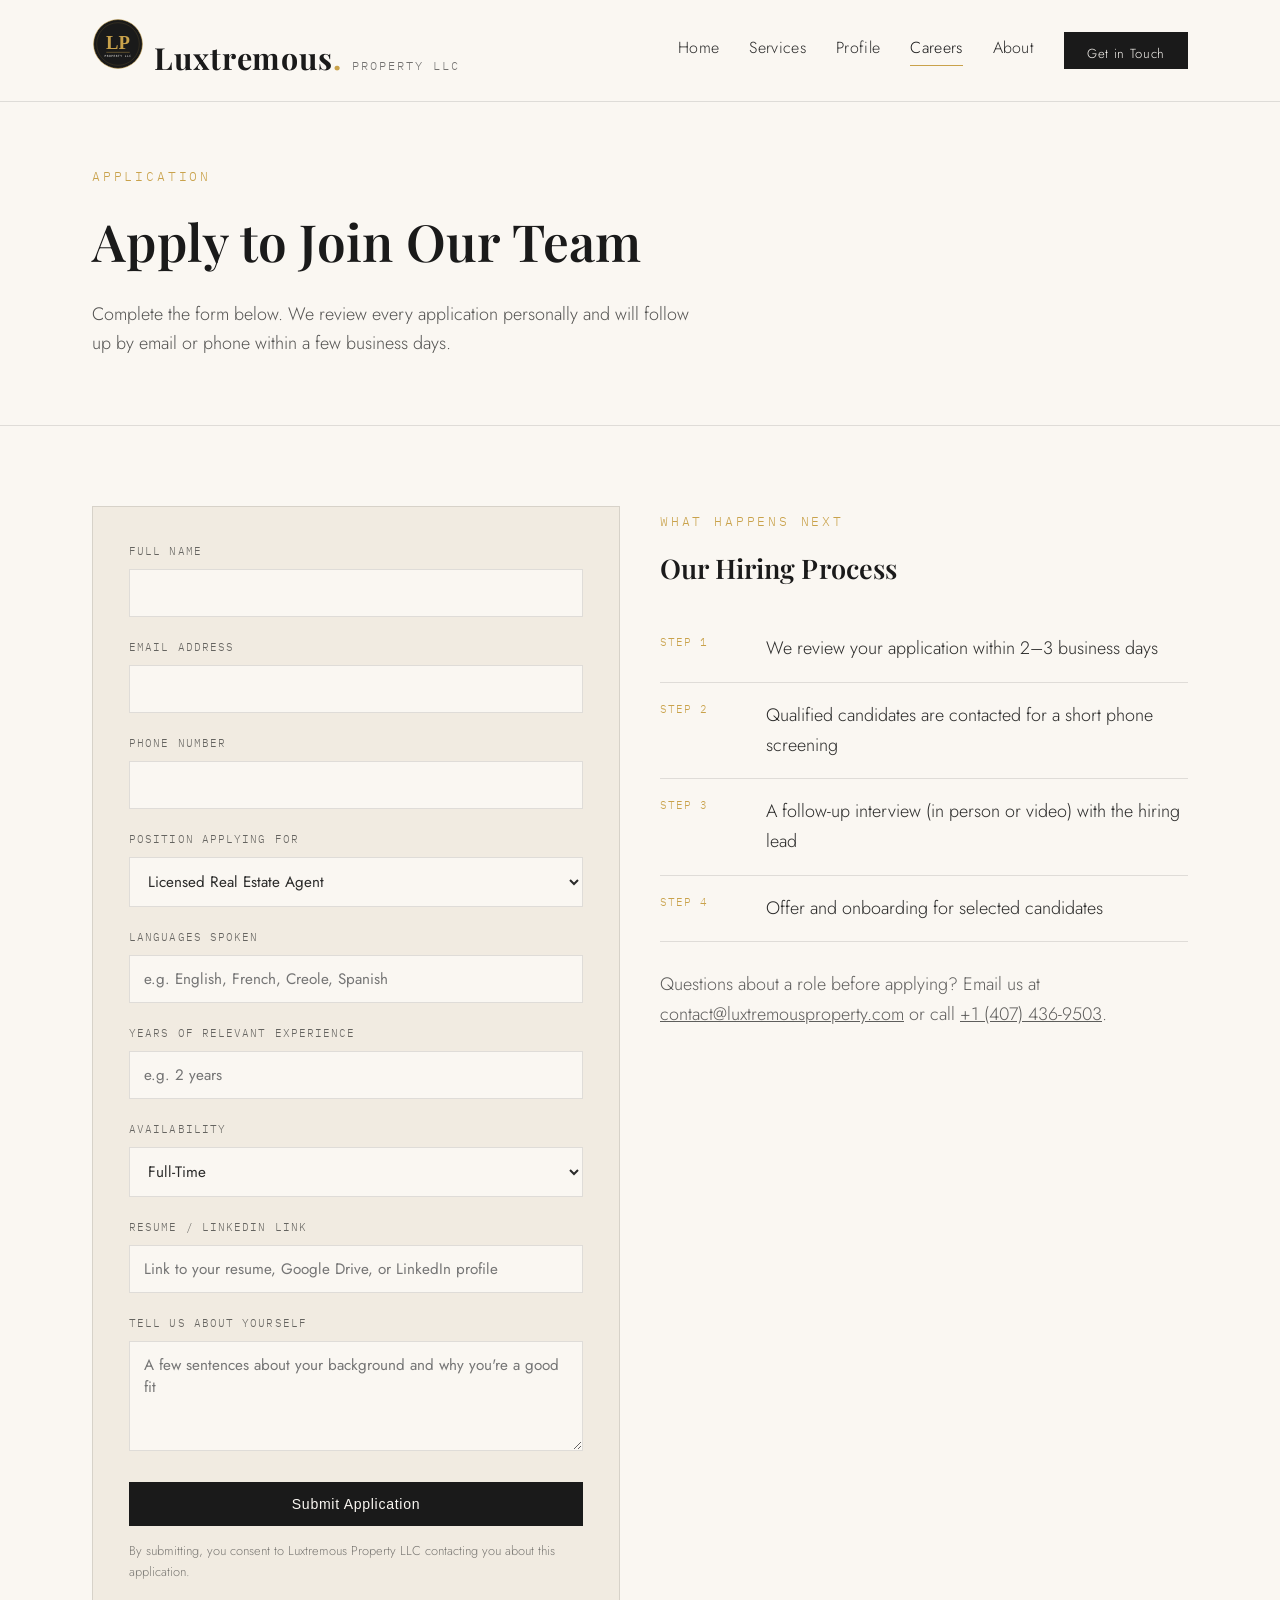
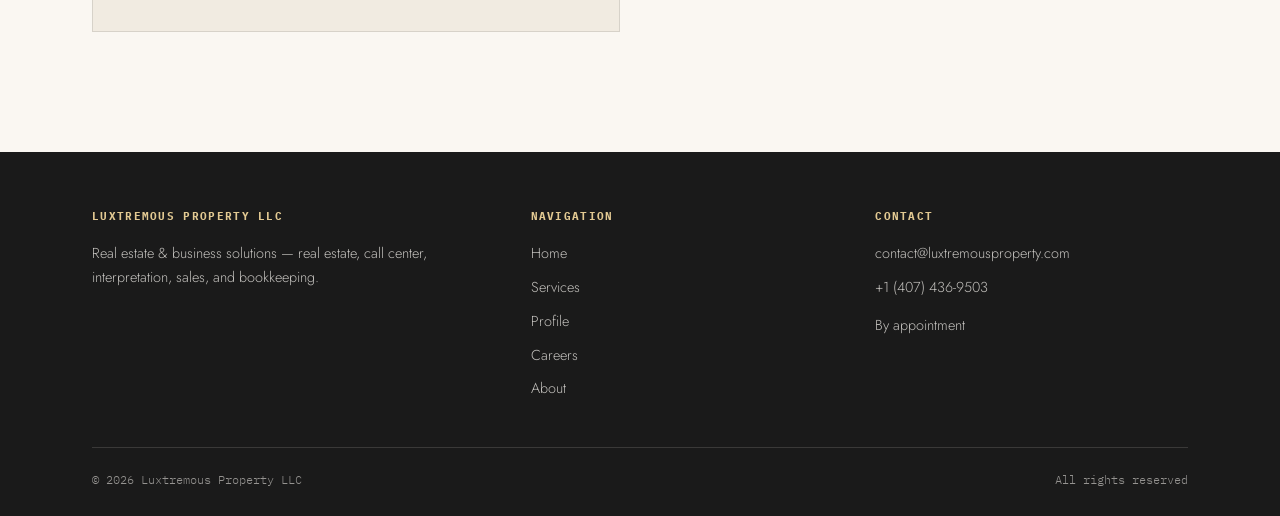
<file: apply.html>
<!DOCTYPE html>
<html lang="en">
<head>
<meta charset="UTF-8">
<meta name="viewport" content="width=device-width, initial-scale=1.0">
<title>Apply — Luxtremous Property LLC</title>
<meta name="description" content="Submit your application to Luxtremous Property LLC.">
<link rel="stylesheet" href="style.css">
<link rel="icon" type="image/svg+xml" href="logo.svg">
</head>
<body>

<header>
  <div class="nav">
    <a href="index.html" class="brand">
      <img src="logo.svg" alt="Luxtremous Property LLC logo" class="brand-logo">
      <span class="brand-mark">Luxtremous<span>.</span></span>
      <span class="brand-sub">Property LLC</span>
    </a>
    <nav class="nav-links">
      <a href="index.html">Home</a>
      <a href="services.html">Services</a>
      <a href="profile.html">Profile</a>
      <a href="careers.html" class="active">Careers</a>
      <a href="about.html">About</a>
      <a href="contact.html" class="nav-cta">Get in Touch</a>
    </nav>
    <button class="burger">MENU</button>
  </div>
  <div class="mobile-menu">
    <a href="index.html">Home</a>
    <a href="services.html">Services</a>
    <a href="profile.html">Profile</a>
    <a href="careers.html">Careers</a>
    <a href="about.html">About</a>
    <a href="contact.html">Get in Touch</a>
  </div>
</header>

<section class="page-hero">
  <div class="wrap reveal">
    <span class="eyebrow">Application</span>
    <h1 id="apply-heading">Apply to Join Our Team</h1>
    <p>Complete the form below. We review every application personally and will follow up by email or phone within a few business days.</p>
  </div>
</section>

<section class="pad">
  <div class="wrap grid-2">

    <form id="apply-form" class="form-panel reveal" action="https://formsubmit.co/contact@luxtremousproperty.com" method="POST">
      <input type="hidden" name="_subject" value="New Job Application — Luxtremous Property LLC">
      <input type="hidden" name="_captcha" value="false">
      <input type="hidden" name="_template" value="table">
      <div class="field">
        <label for="fullname">Full Name</label>
        <input type="text" id="fullname" name="Full Name" required>
      </div>
      <div class="field">
        <label for="email">Email Address</label>
        <input type="email" id="email" name="Email" required>
      </div>
      <div class="field">
        <label for="phone">Phone Number</label>
        <input type="tel" id="phone" name="Phone" required>
      </div>
      <div class="field">
        <label for="position">Position Applying For</label>
        <select id="position" name="Position">
          <option>Licensed Real Estate Agent</option>
          <option>Call Center Representative</option>
          <option>Interpreter</option>
          <option>Sales Associate</option>
          <option>Bookkeeper</option>
          <option>Other / Not Listed</option>
        </select>
      </div>
      <div class="field">
        <label for="languages">Languages Spoken</label>
        <input type="text" id="languages" name="Languages" placeholder="e.g. English, French, Creole, Spanish">
      </div>
      <div class="field">
        <label for="experience">Years of Relevant Experience</label>
        <input type="text" id="experience" name="Experience" placeholder="e.g. 2 years">
      </div>
      <div class="field">
        <label for="availability">Availability</label>
        <select id="availability" name="Availability">
          <option>Full-Time</option>
          <option>Part-Time</option>
          <option>Contract / On-Call</option>
          <option>Flexible</option>
        </select>
      </div>
      <div class="field">
        <label for="resume">Resume / LinkedIn Link</label>
        <input type="url" id="resume" name="Resume Link" placeholder="Link to your resume, Google Drive, or LinkedIn profile" required>
      </div>
      <div class="field">
        <label for="message">Tell Us About Yourself</label>
        <textarea id="message" name="Message" placeholder="A few sentences about your background and why you're a good fit" required></textarea>
      </div>
      <button type="submit" class="btn btn-primary" style="width:100%; border:none; cursor:pointer;">Submit Application</button>
      <p style="font-size:0.8rem; opacity:0.6; margin-top:14px;">By submitting, you consent to Luxtremous Property LLC contacting you about this application.</p>
    </form>

    <div class="reveal">
      <span class="eyebrow">What Happens Next</span>
      <h2 style="margin: 10px 0 26px;">Our Hiring Process</h2>
      <ul class="info-list">
        <li><span class="tag">Step 1</span><span>We review your application within 2–3 business days</span></li>
        <li><span class="tag">Step 2</span><span>Qualified candidates are contacted for a short phone screening</span></li>
        <li><span class="tag">Step 3</span><span>A follow-up interview (in person or video) with the hiring lead</span></li>
        <li><span class="tag">Step 4</span><span>Offer and onboarding for selected candidates</span></li>
      </ul>
      <p style="margin-top:28px; opacity:0.75;">Questions about a role before applying? Email us at <a href="mailto:contact@luxtremousproperty.com" style="text-decoration:underline;">contact@luxtremousproperty.com</a> or call <a href="tel:+14074369503" style="text-decoration:underline;">+1 (407) 436-9503</a>.</p>
    </div>

  </div>
</section>

<footer>
  <div class="wrap">
    <div class="foot-grid">
      <div>
        <h4>Luxtremous Property LLC</h4>
        <p>Real estate &amp; business solutions — real estate, call center, interpretation, sales, and bookkeeping.</p>
      </div>
      <div>
        <h4>Navigation</h4>
        <a href="index.html">Home</a>
        <a href="services.html">Services</a>
        <a href="profile.html">Profile</a>
        <a href="careers.html">Careers</a>
        <a href="about.html">About</a>
      </div>
      <div>
        <h4>Contact</h4>
        <a href="mailto:contact@luxtremousproperty.com">contact@luxtremousproperty.com</a>
        <a href="tel:+14074369503">+1 (407) 436-9503</a>
        <p>By appointment</p>
      </div>
    </div>
    <div class="foot-bottom">
      <span>© 2026 Luxtremous Property LLC</span>
      <span>All rights reserved</span>
    </div>
  </div>
</footer>

<script src="script.js"></script>
<script>
  // Pre-fill the position dropdown and heading from the ?role= URL parameter
  (function () {
    const params = new URLSearchParams(window.location.search);
    const role = params.get('role');
    if (role) {
      const select = document.getElementById('position');
      const heading = document.getElementById('apply-heading');
      let matched = false;
      for (const opt of select.options) {
        if (opt.value.toLowerCase().includes(role.toLowerCase().split(' ')[0])) {
          select.value = opt.value;
          matched = true;
          break;
        }
      }
      heading.textContent = 'Apply: ' + role;
    }
  })();
</script>
</body>
</html>
</file>
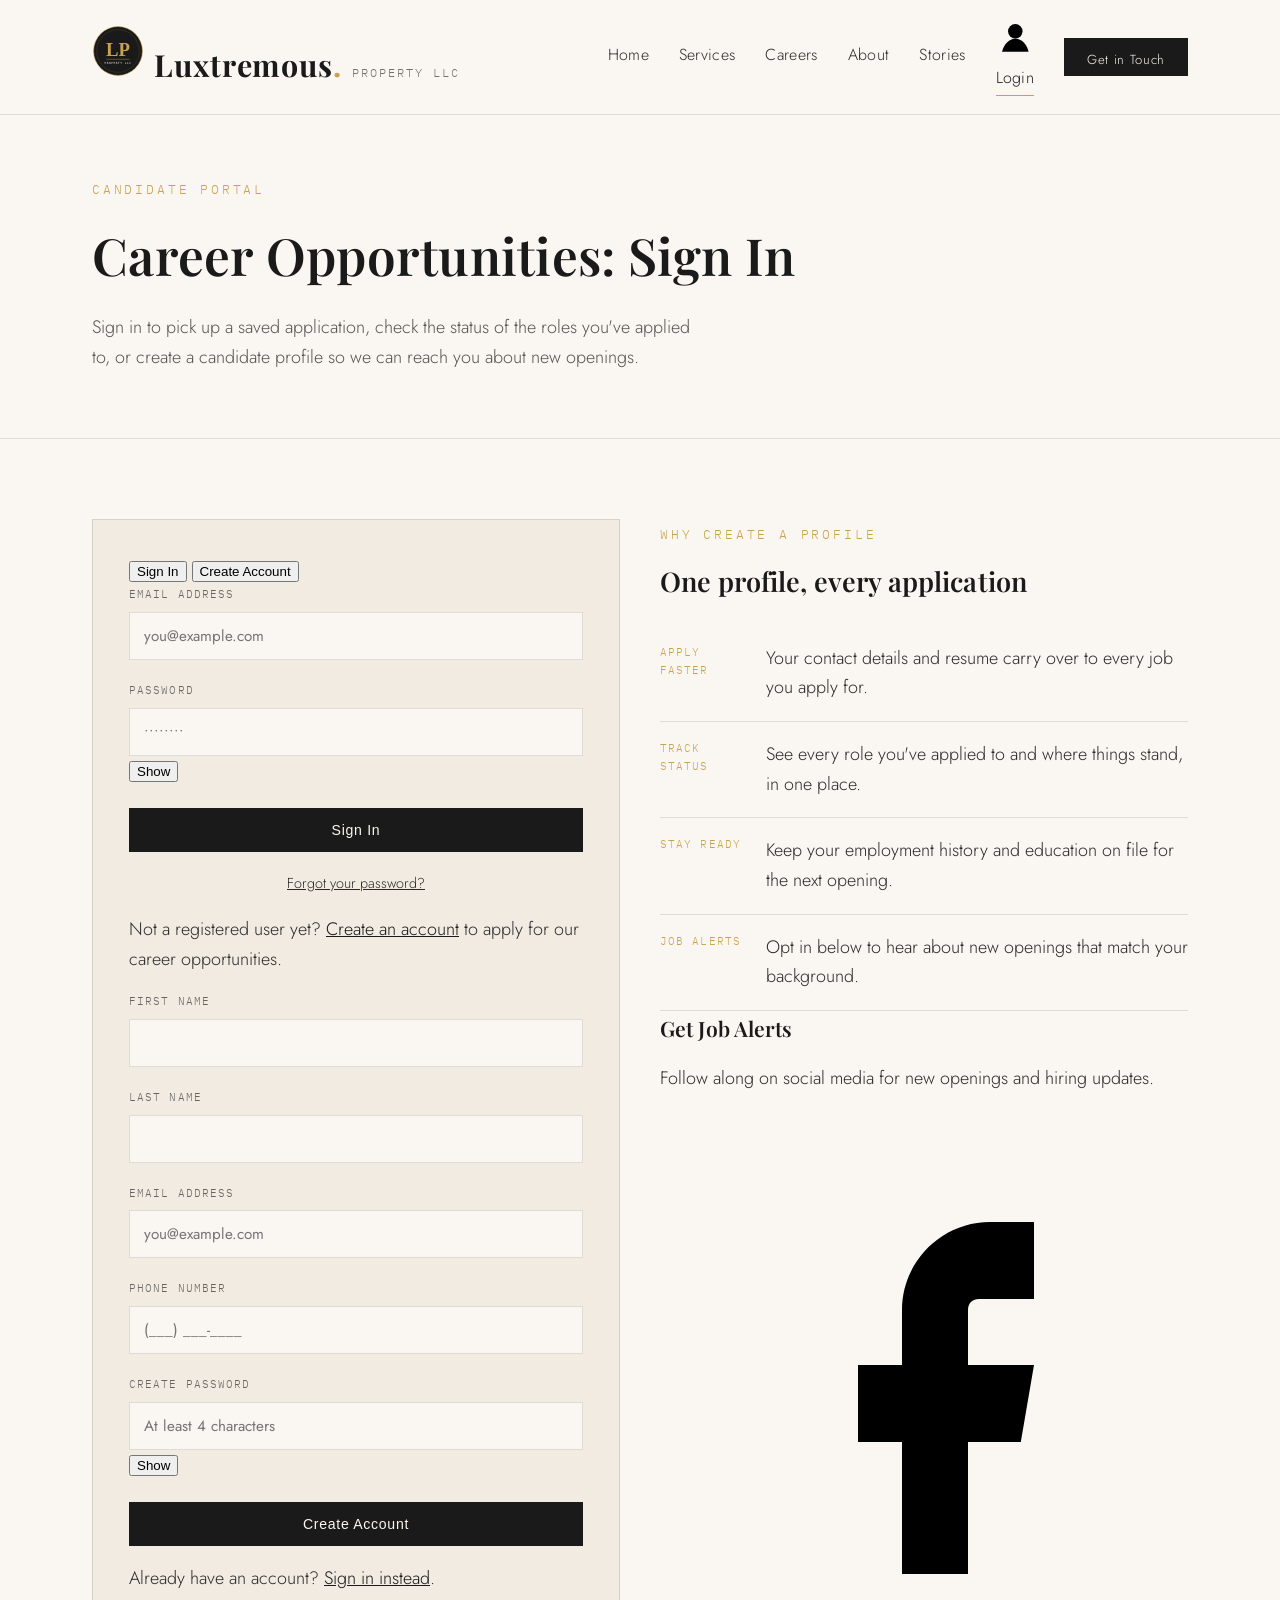
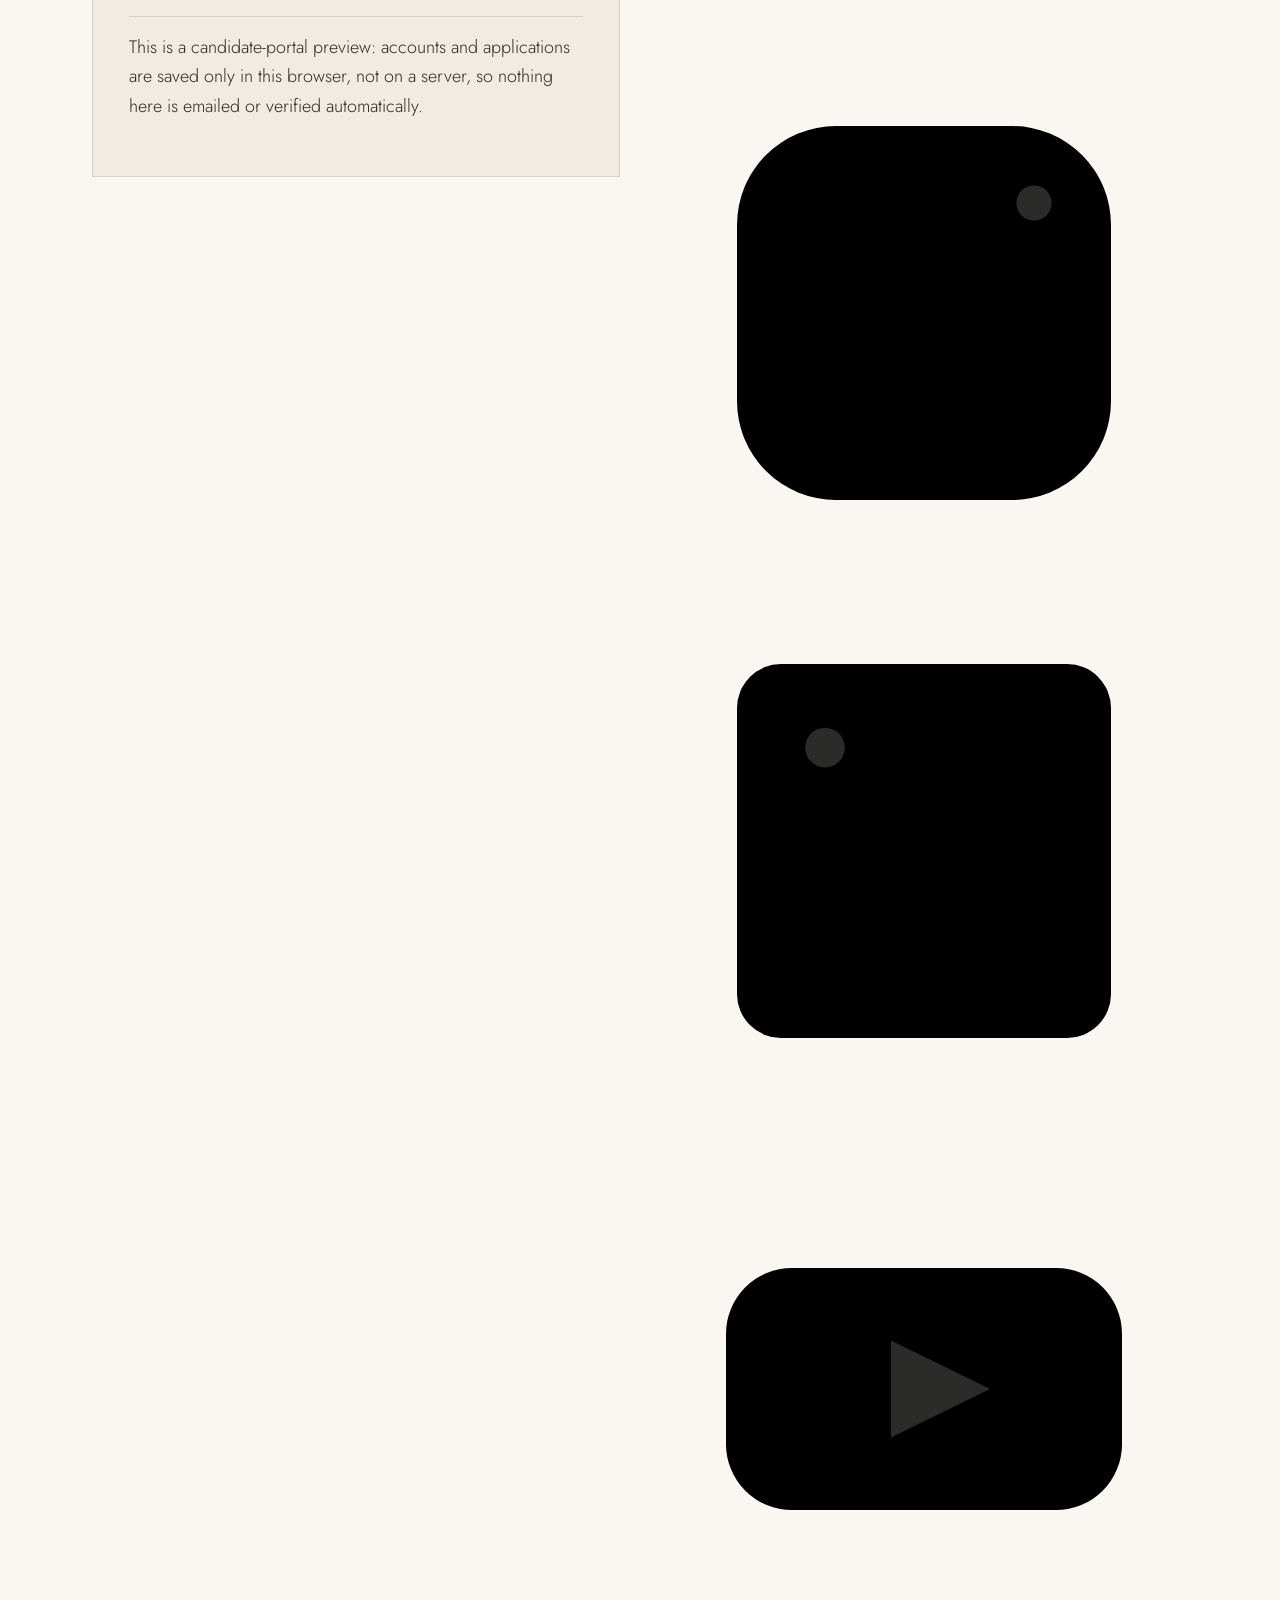
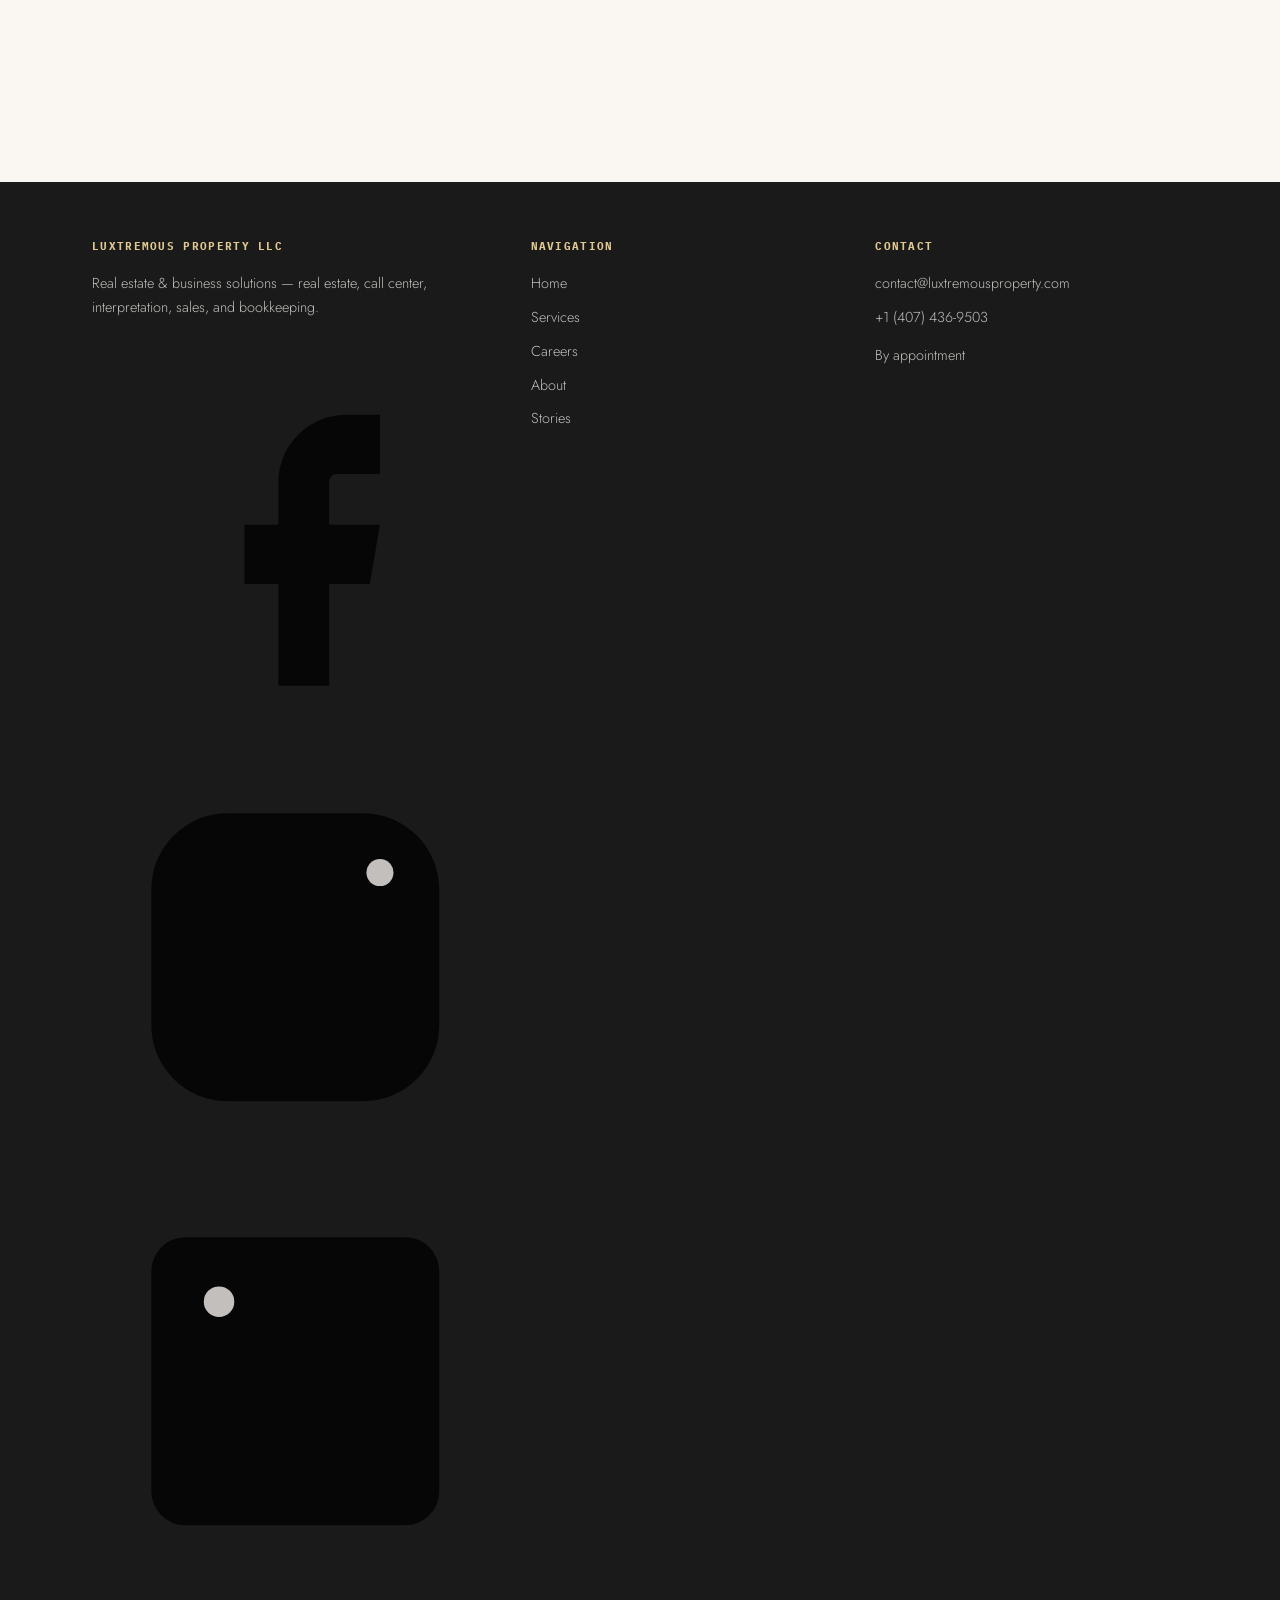
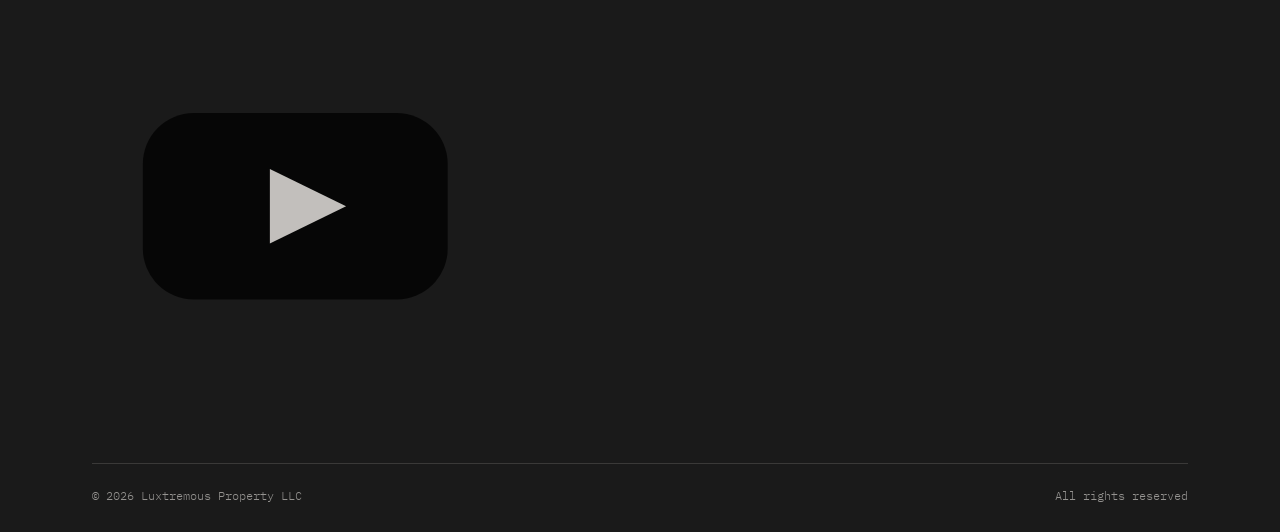
<file: candidate-profile.html>
<!DOCTYPE html>
<html lang="en">
<head>
<meta charset="UTF-8">
<meta name="viewport" content="width=device-width, initial-scale=1.0">
<title>My Candidate Profile — Luxtremous Property LLC</title>
<meta name="description" content="Manage your candidate profile, documents, and applications with Luxtremous Property LLC.">
<link rel="stylesheet" href="style.css">
<link rel="icon" type="image/svg+xml" href="logo.svg">
</head>
<body>

<header>
  <div class="nav">
    <a href="index.html" class="brand">
      <img src="logo.svg" alt="Luxtremous Property LLC logo" class="brand-logo">
      <span class="brand-mark">Luxtremous<span>.</span></span>
      <span class="brand-sub">Property LLC</span>
    </a>
    <nav class="nav-links">
      <a href="index.html">Home</a>
      <a href="services.html">Services</a>
      <a href="careers.html">Careers</a>
      <a href="about.html">About</a>
      <a href="stories.html">Stories</a>
      <a href="candidate-profile.html" class="nav-login active"><svg class="nav-login-icon" viewBox="0 0 64 64" xmlns="http://www.w3.org/2000/svg"><circle cx="32" cy="22" r="12"/><path d="M10 56c3-14 14-22 22-22s19 8 22 22"/></svg><span>My Profile</span></a>
      <a href="contact.html" class="nav-cta">Get in Touch</a>
    </nav>
    <button class="burger">MENU</button>
  </div>
  <div class="mobile-menu">
    <a href="index.html">Home</a>
    <a href="services.html">Services</a>
    <a href="careers.html">Careers</a>
    <a href="about.html">About</a>
    <a href="stories.html">Stories</a>
    <a href="candidate-profile.html" class="nav-login active">My Profile</a>
  </div>
</header>

<section class="page-hero" style="padding-bottom: 0; border-bottom:none;">
  <div class="wrap reveal">
    <span class="eyebrow">Candidate Portal</span>
    <h1>Your Candidate Profile</h1>
    <p>Keep your documents, contact details, and work history up to date. This carries over automatically the next time you apply.</p>
  </div>
</section>

<section class="wrap">
  <div class="profile-hero reveal">
    <div class="avatar-circle" id="avatar-circle">DA</div>
    <div style="flex:1; min-width:200px;">
      <h2 id="profile-name" style="font-size:1.5rem; margin-bottom:4px;">Candidate</h2>
      <p id="profile-email" style="opacity:0.65; margin:0; font-size:0.95rem;"></p>
    </div>
    <button id="logout-btn" class="btn btn-ghost" style="cursor:pointer;">Log Out</button>
  </div>
</section>

<section class="pad" style="padding-top: 24px;">
  <div class="wrap">

    <div id="save-toast" class="form-msg success" style="margin-bottom:22px;"></div>

    <!-- ================= MY DOCUMENTS ================= -->
    <div class="dash-section reveal">
      <div class="dash-head"><h3>My Documents</h3><span class="chevron"></span></div>
      <div class="dash-body">
        <p class="dash-hint">Accepted file types: DOCX, PDF, image, and text (MSG, RTF, and XLS files are not accepted for resumes or cover letters).</p>
        <div class="doc-grid">
          <label class="doc-tile" id="tile-resume">
            <svg class="doc-icon" viewBox="0 0 64 64"><path d="M16 8h24l12 12v36H16z"/><path d="M40 8v12h12"/></svg>
            <div class="doc-label">Resume</div>
            <div class="doc-filename" id="resume-filename">No file attached</div>
            <input type="file" id="resume-input" accept=".pdf,.doc,.docx,.txt,image/*">
          </label>
          <label class="doc-tile" id="tile-cover">
            <svg class="doc-icon" viewBox="0 0 64 64"><path d="M16 8h24l12 12v36H16z"/><path d="M40 8v12h12"/></svg>
            <div class="doc-label">Cover Letter</div>
            <div class="doc-filename" id="cover-filename">No file attached</div>
            <input type="file" id="cover-input" accept=".pdf,.doc,.docx,.txt,image/*">
          </label>
        </div>
      </div>
    </div>

    <!-- ================= PROFILE INFORMATION ================= -->
    <div class="dash-section reveal">
      <div class="dash-head"><h3>Profile Information</h3><span class="chevron"></span></div>
      <div class="dash-body">
        <div class="field-row cols-3">
          <div class="field"><label for="pf-first">Legal First Name *</label><input type="text" id="pf-first" required></div>
          <div class="field"><label for="pf-middle">Middle Name</label><input type="text" id="pf-middle"></div>
          <div class="field"><label for="pf-last">Legal Last Name *</label><input type="text" id="pf-last" required></div>
        </div>
        <div class="field-row cols-2">
          <div class="field"><label for="pf-email">Email Address *</label><input type="email" id="pf-email" required></div>
          <div class="field"><label for="pf-phone">Primary Phone *</label><input type="tel" id="pf-phone" required></div>
        </div>
        <div class="field-row cols-2">
          <div class="field"><label for="pf-alt-phone">Alternate Phone</label><input type="tel" id="pf-alt-phone"></div>
          <div class="field"><label for="pf-country">Country</label>
            <select id="pf-country">
              <option>United States</option>
              <option>Canada</option>
              <option>Haiti</option>
              <option>Other</option>
            </select>
          </div>
        </div>
        <div class="field"><label for="pf-street">Street Address</label><input type="text" id="pf-street"></div>
        <div class="field"><label for="pf-street2">Address Line 2</label><input type="text" id="pf-street2"></div>
        <div class="field-row cols-3">
          <div class="field"><label for="pf-city">City *</label><input type="text" id="pf-city" required></div>
          <div class="field"><label for="pf-state">State</label><input type="text" id="pf-state" placeholder="e.g. FL"></div>
          <div class="field"><label for="pf-zip">Zip Code</label><input type="text" id="pf-zip"></div>
        </div>
      </div>
    </div>

    <!-- ================= SEARCH OPTIONS & PRIVACY ================= -->
    <div class="dash-section reveal">
      <div class="dash-head"><h3>Search Options and Privacy</h3><span class="chevron"></span></div>
      <div class="dash-body">
        <label class="checkbox-row">
          <input type="checkbox" id="pf-searchable" checked>
          <span>Show my candidate profile to recruiters when they search internally for future openings.</span>
        </label>
        <p style="margin-top:16px;"><a href="contact.html" style="text-decoration:underline; font-size:0.9rem;">View Our Privacy Statement</a></p>
      </div>
    </div>

    <!-- ================= JOBS APPLIED ================= -->
    <div class="dash-section reveal">
      <div class="dash-head"><h3>Jobs Applied</h3><span class="chevron"></span></div>
      <div class="dash-body">
        <div id="applied-jobs" class="applied-grid"></div>
      </div>
    </div>

    <!-- ================= SAVED APPLICATIONS ================= -->
    <div class="dash-section collapsed reveal">
      <div class="dash-head"><h3>Saved Applications</h3><span class="chevron"></span></div>
      <div class="dash-body">
        <div class="empty-state">You have no saved applications.</div>
      </div>
    </div>

    <!-- ================= PREVIOUS EMPLOYMENT ================= -->
    <div class="dash-section reveal">
      <div class="dash-head"><h3>Previous Employment</h3><span class="chevron"></span></div>
      <div class="dash-body">
        <p class="dash-hint">If you are still working in a position, use today's date as the end date.</p>
        <div id="employment-list"></div>
        <button type="button" class="btn-add" id="add-employment">+ Add Employment</button>
      </div>
    </div>

    <!-- ================= FORMAL EDUCATION ================= -->
    <div class="dash-section reveal">
      <div class="dash-head"><h3>Formal Education</h3><span class="chevron"></span></div>
      <div class="dash-body">
        <div id="education-list"></div>
        <button type="button" class="btn-add" id="add-education">+ Add Education</button>
      </div>
    </div>

  </div>
</section>

<div class="wrap save-bar">
  <button type="button" class="btn btn-ghost" id="cancel-btn" style="cursor:pointer;">Reset Changes</button>
  <button type="button" class="btn btn-primary" id="save-btn" style="border:none; cursor:pointer;">Save Profile</button>
</div>

<footer>
  <div class="wrap">
    <div class="foot-grid">
      <div>
        <h4>Luxtremous Property LLC</h4>
        <p>Real estate &amp; business solutions — real estate, call center, interpretation, sales, and bookkeeping.</p>
      </div>
      <div>
        <h4>Navigation</h4>
        <a href="index.html">Home</a>
        <a href="services.html">Services</a>
        <a href="careers.html">Careers</a>
        <a href="about.html">About</a>
        <a href="stories.html">Stories</a>
      </div>
      <div>
        <h4>Contact</h4>
        <a href="mailto:contact@luxtremousproperty.com">contact@luxtremousproperty.com</a>
        <a href="tel:+14074369503">+1 (407) 436-9503</a>
        <p>By appointment</p>
      </div>
    </div>
    <div class="foot-bottom">
      <span>© 2026 Luxtremous Property LLC</span>
      <span>All rights reserved</span>
    </div>
  </div>
</footer>

<script src="script.js"></script>
<script>
(function () {
  var candidateRaw = localStorage.getItem('lux_candidate');
  if (!candidateRaw) { window.location.href = 'login.html'; return; }
  var candidate = JSON.parse(candidateRaw);

  var profile = JSON.parse(localStorage.getItem('lux_profile') || '{}');
  var employment = JSON.parse(localStorage.getItem('lux_employment') || '[]');
  var education = JSON.parse(localStorage.getItem('lux_education') || '[]');
  var applications = JSON.parse(localStorage.getItem('lux_applications') || '[]');
  var docs = JSON.parse(localStorage.getItem('lux_documents') || '{}');

  if (!profile.firstName) profile.firstName = candidate.firstName || '';
  if (!profile.lastName) profile.lastName = candidate.lastName || '';
  if (!profile.email) profile.email = candidate.email || '';
  if (!profile.phone) profile.phone = candidate.phone || '';

  // ---- Header ----
  var fullName = (profile.firstName + ' ' + profile.lastName).trim() || 'Candidate';
  document.getElementById('profile-name').textContent = fullName;
  document.getElementById('profile-email').textContent = profile.email || candidate.email || '';
  var initials = ((profile.firstName || 'C')[0] + (profile.lastName || 'A')[0]).toUpperCase();
  document.getElementById('avatar-circle').textContent = initials;

  // ---- Profile Information fields ----
  var map = {
    'pf-first': 'firstName', 'pf-middle': 'middleName', 'pf-last': 'lastName',
    'pf-email': 'email', 'pf-phone': 'phone', 'pf-alt-phone': 'altPhone',
    'pf-country': 'country', 'pf-street': 'street', 'pf-street2': 'street2',
    'pf-city': 'city', 'pf-state': 'state', 'pf-zip': 'zip'
  };
  Object.keys(map).forEach(function (id) {
    var el = document.getElementById(id);
    if (profile[map[id]]) el.value = profile[map[id]];
  });
  document.getElementById('pf-searchable').checked = profile.searchable !== false;

  // ---- Documents ----
  function renderDoc(kind) {
    var name = docs[kind];
    var tile = document.getElementById('tile-' + kind);
    var label = document.getElementById(kind + '-filename');
    label.textContent = name ? name : 'No file attached';
    tile.classList.toggle('has-file', !!name);
  }
  renderDoc('resume'); renderDoc('cover');

  document.getElementById('resume-input').addEventListener('change', function (e) {
    if (e.target.files[0]) { docs.resume = e.target.files[0].name; renderDoc('resume'); }
  });
  document.getElementById('cover-input').addEventListener('change', function (e) {
    if (e.target.files[0]) { docs.cover = e.target.files[0].name; renderDoc('cover'); }
  });

  // ---- Jobs Applied ----
  var appliedWrap = document.getElementById('applied-jobs');
  function renderApplications() {
    appliedWrap.innerHTML = '';
    if (!applications.length) {
      appliedWrap.innerHTML = '<div class="empty-state" style="grid-column:1/-1;">You haven\'t applied to any positions yet. Visit our <a href="careers.html" style="text-decoration:underline;">Careers page</a> to get started.</div>';
      return;
    }
    applications.slice().reverse().forEach(function (app) {
      var card = document.createElement('div');
      card.className = 'applied-card';
      card.innerHTML = '<h4>' + app.role + '</h4>' +
        '<div class="meta-line">Applied ' + app.date + '</div>' +
        '<span class="status">' + (app.status || 'Submitted') + '</span>';
      appliedWrap.appendChild(card);
    });
  }
  renderApplications();

  // ---- Previous Employment ----
  var empList = document.getElementById('employment-list');
  function employmentRowHtml(entry, idx) {
    entry = entry || {};
    return '<div class="entry-row" data-idx="' + idx + '">' +
      '<button type="button" class="entry-remove">Remove</button>' +
      '<div class="field-row cols-3">' +
        '<div class="field"><label>Start Date</label><input type="date" class="emp-start" value="' + (entry.start || '') + '"></div>' +
        '<div class="field"><label>End Date</label><input type="date" class="emp-end" value="' + (entry.end || '') + '"></div>' +
        '<div class="field"><label>Company Name</label><input type="text" class="emp-company" value="' + (entry.company || '') + '"></div>' +
      '</div>' +
      '<div class="field-row cols-2">' +
        '<div class="field"><label>Job Title</label><input type="text" class="emp-title" value="' + (entry.title || '') + '"></div>' +
        '<div class="field"><label>Type of Business</label><input type="text" class="emp-type" value="' + (entry.type || '') + '"></div>' +
      '</div>' +
    '</div>';
  }
  function renderEmployment() {
    if (!employment.length) employment = [{}];
    empList.innerHTML = employment.map(employmentRowHtml).join('');
    bindRemove(empList, employment, renderEmployment);
  }
  renderEmployment();
  document.getElementById('add-employment').addEventListener('click', function () {
    employment.push({});
    renderEmployment();
  });

  // ---- Formal Education ----
  var eduList = document.getElementById('education-list');
  function educationRowHtml(entry, idx) {
    entry = entry || {};
    return '<div class="entry-row" data-idx="' + idx + '">' +
      '<button type="button" class="entry-remove">Remove</button>' +
      '<div class="field"><label>School Name</label><input type="text" class="edu-school" value="' + (entry.school || '') + '"></div>' +
      '<div class="field-row cols-2">' +
        '<div class="field"><label>Degree</label><input type="text" class="edu-degree" value="' + (entry.degree || '') + '"></div>' +
        '<div class="field"><label>Field of Study</label><input type="text" class="edu-field" value="' + (entry.field || '') + '"></div>' +
      '</div>' +
      '<div class="field-row cols-2">' +
        '<div class="field"><label>Start Date</label><input type="date" class="edu-start" value="' + (entry.start || '') + '"></div>' +
        '<div class="field"><label>End Date</label><input type="date" class="edu-end" value="' + (entry.end || '') + '"></div>' +
      '</div>' +
    '</div>';
  }
  function renderEducation() {
    if (!education.length) education = [{}];
    eduList.innerHTML = education.map(educationRowHtml).join('');
    bindRemove(eduList, education, renderEducation);
  }
  renderEducation();
  document.getElementById('add-education').addEventListener('click', function () {
    education.push({});
    renderEducation();
  });

  function bindRemove(container, arr, rerender) {
    container.querySelectorAll('.entry-remove').forEach(function (btn) {
      btn.addEventListener('click', function () {
        var idx = parseInt(btn.closest('.entry-row').dataset.idx, 10);
        arr.splice(idx, 1);
        rerender();
      });
    });
  }

  // ---- Collapsible sections ----
  document.querySelectorAll('.dash-head').forEach(function (head) {
    head.addEventListener('click', function () {
      head.closest('.dash-section').classList.toggle('collapsed');
    });
  });

  // ---- Save ----
  function collectEmployment() {
    return Array.prototype.map.call(empList.querySelectorAll('.entry-row'), function (row) {
      return {
        start: row.querySelector('.emp-start').value,
        end: row.querySelector('.emp-end').value,
        company: row.querySelector('.emp-company').value,
        title: row.querySelector('.emp-title').value,
        type: row.querySelector('.emp-type').value
      };
    });
  }
  function collectEducation() {
    return Array.prototype.map.call(eduList.querySelectorAll('.entry-row'), function (row) {
      return {
        school: row.querySelector('.edu-school').value,
        degree: row.querySelector('.edu-degree').value,
        field: row.querySelector('.edu-field').value,
        start: row.querySelector('.edu-start').value,
        end: row.querySelector('.edu-end').value
      };
    });
  }

  document.getElementById('save-btn').addEventListener('click', function () {
    Object.keys(map).forEach(function (id) {
      profile[map[id]] = document.getElementById(id).value;
    });
    profile.searchable = document.getElementById('pf-searchable').checked;
    employment = collectEmployment();
    education = collectEducation();

    localStorage.setItem('lux_profile', JSON.stringify(profile));
    localStorage.setItem('lux_employment', JSON.stringify(employment));
    localStorage.setItem('lux_education', JSON.stringify(education));
    localStorage.setItem('lux_documents', JSON.stringify(docs));

    var fullName2 = (profile.firstName + ' ' + profile.lastName).trim() || 'Candidate';
    document.getElementById('profile-name').textContent = fullName2;
    document.getElementById('profile-email').textContent = profile.email;

    var toast = document.getElementById('save-toast');
    toast.textContent = 'Your profile has been saved.';
    toast.classList.add('show');
    window.scrollTo({ top: 0, behavior: 'smooth' });
    setTimeout(function () { toast.classList.remove('show'); }, 3000);
  });

  document.getElementById('cancel-btn').addEventListener('click', function () {
    window.location.reload();
  });

  document.getElementById('logout-btn').addEventListener('click', function () {
    localStorage.removeItem('lux_candidate');
    window.location.href = 'login.html';
  });
})();
</script>
</body>
</html>
</file>
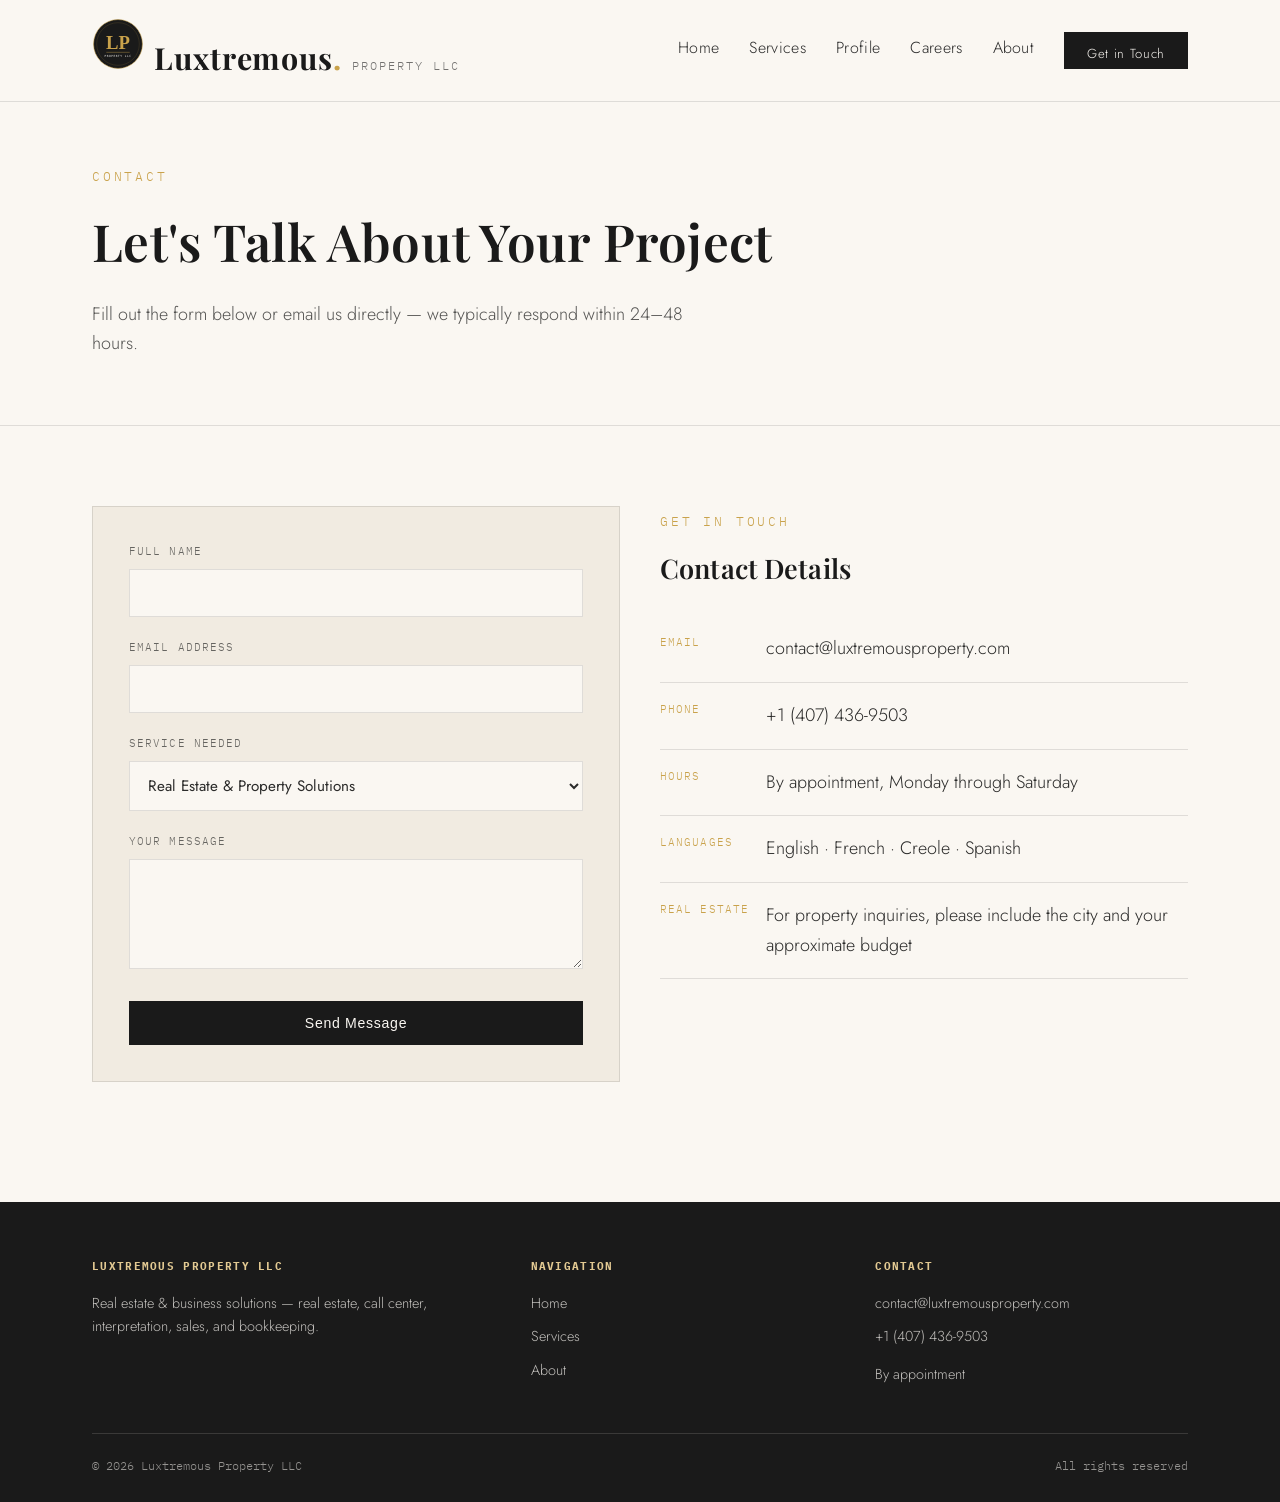
<file: contact.html>
<!DOCTYPE html>
<html lang="en">
<head>
<meta charset="UTF-8">
<meta name="viewport" content="width=device-width, initial-scale=1.0">
<title>Contact — Luxtremous Property LLC</title>
<meta name="description" content="Contact Luxtremous Property LLC for real estate, call center, interpretation, sales, or bookkeeping.">
<link rel="stylesheet" href="style.css">
<link rel="icon" type="image/svg+xml" href="logo.svg">
</head>
<body>

<header>
  <div class="nav">
    <a href="index.html" class="brand">
      <img src="logo.svg" alt="Luxtremous Property LLC logo" class="brand-logo">
      <span class="brand-mark">Luxtremous<span>.</span></span>
      <span class="brand-sub">Property LLC</span>
    </a>
    <nav class="nav-links">
      <a href="index.html">Home</a>
      <a href="services.html">Services</a>
      <a href="profile.html">Profile</a>
      <a href="careers.html">Careers</a>
      <a href="about.html">About</a>
      <a href="contact.html" class="nav-cta">Get in Touch</a>
    </nav>
    <button class="burger">MENU</button>
  </div>
  <div class="mobile-menu">
    <a href="index.html">Home</a>
    <a href="services.html">Services</a>
    <a href="profile.html">Profile</a>
    <a href="careers.html">Careers</a>
    <a href="about.html">About</a>
  </div>
</header>

<section class="page-hero">
  <div class="wrap reveal">
    <span class="eyebrow">Contact</span>
    <h1>Let's Talk About Your Project</h1>
    <p>Fill out the form below or email us directly — we typically respond within 24–48 hours.</p>
  </div>
</section>

<section class="pad">
  <div class="wrap grid-2">

    <form class="form-panel reveal" action="https://formsubmit.co/contact@luxtremousproperty.com" method="POST">
      <input type="hidden" name="_subject" value="New Contact Form Message — Luxtremous Property LLC">
      <input type="hidden" name="_captcha" value="false">
      <input type="hidden" name="_template" value="table">
      <div class="field">
        <label for="name">Full Name</label>
        <input type="text" id="name" name="Full Name" required>
      </div>
      <div class="field">
        <label for="email">Email Address</label>
        <input type="email" id="email" name="Email" required>
      </div>
      <div class="field">
        <label for="service">Service Needed</label>
        <select id="service" name="Service Needed">
          <option>Real Estate &amp; Property Solutions</option>
          <option>Call Center</option>
          <option>Interpretation</option>
          <option>Sales</option>
          <option>Bookkeeping</option>
          <option>Multiple Services</option>
        </select>
      </div>
      <div class="field">
        <label for="message">Your Message</label>
        <textarea id="message" name="Message" required></textarea>
      </div>
      <button type="submit" class="btn btn-primary" style="width:100%; border:none; cursor:pointer;">Send Message</button>
    </form>

    <div class="reveal">
      <span class="eyebrow">Get in Touch</span>
      <h2 style="margin: 10px 0 26px;">Contact Details</h2>
      <ul class="info-list">
        <li><span class="tag">Email</span><a href="mailto:contact@luxtremousproperty.com">contact@luxtremousproperty.com</a></li>
        <li><span class="tag">Phone</span><a href="tel:+14074369503">+1 (407) 436-9503</a></li>
        <li><span class="tag">Hours</span><span>By appointment, Monday through Saturday</span></li>
        <li><span class="tag">Languages</span><span>English · French · Creole · Spanish</span></li>
        <li><span class="tag">Real Estate</span><span>For property inquiries, please include the city and your approximate budget</span></li>
      </ul>
    </div>

  </div>
</section>

<footer>
  <div class="wrap">
    <div class="foot-grid">
      <div>
        <h4>Luxtremous Property LLC</h4>
        <p>Real estate &amp; business solutions — real estate, call center, interpretation, sales, and bookkeeping.</p>
      </div>
      <div>
        <h4>Navigation</h4>
        <a href="index.html">Home</a>
        <a href="services.html">Services</a>
        <a href="about.html">About</a>
      </div>
      <div>
        <h4>Contact</h4>
        <a href="mailto:contact@luxtremousproperty.com">contact@luxtremousproperty.com</a>
        <a href="tel:+14074369503">+1 (407) 436-9503</a>
        <p>By appointment</p>
      </div>
    </div>
    <div class="foot-bottom">
      <span>© 2026 Luxtremous Property LLC</span>
      <span>All rights reserved</span>
    </div>
  </div>
</footer>

<script src="script.js"></script>
</body>
</html>
</file>
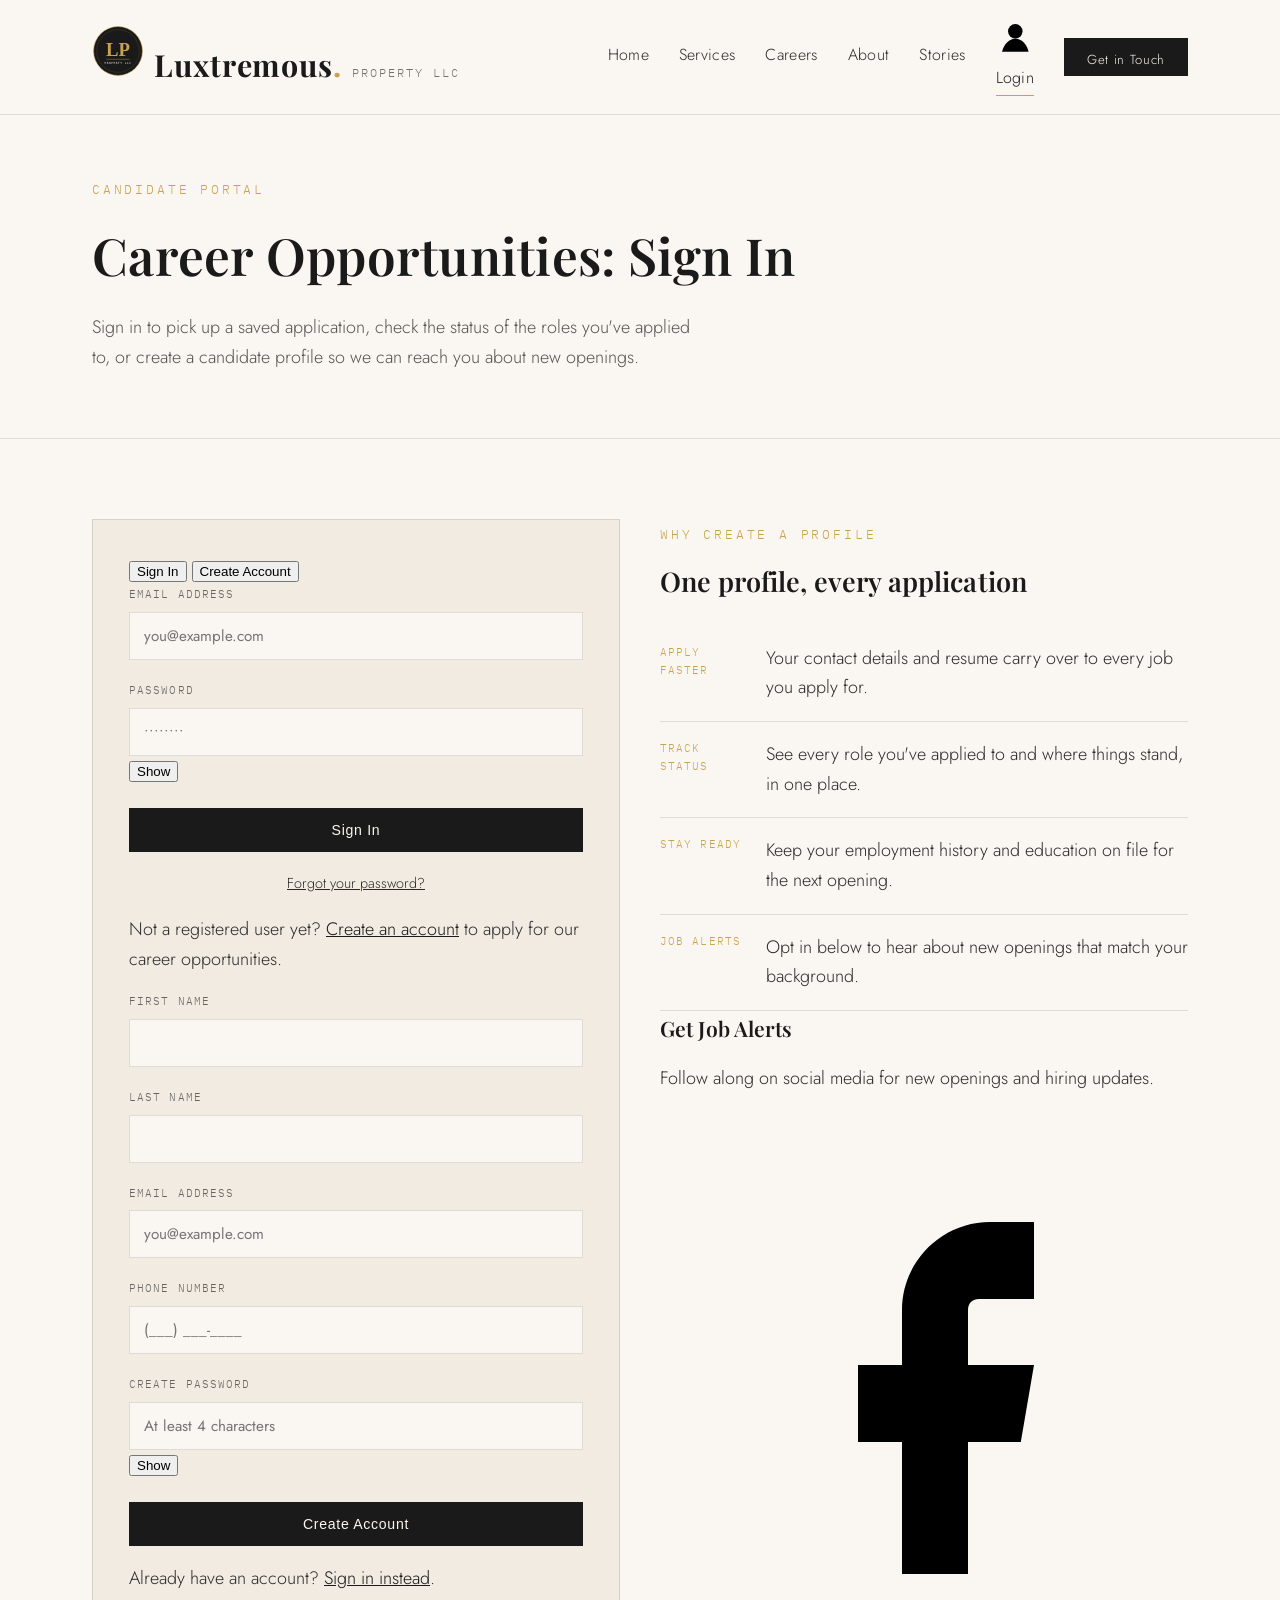
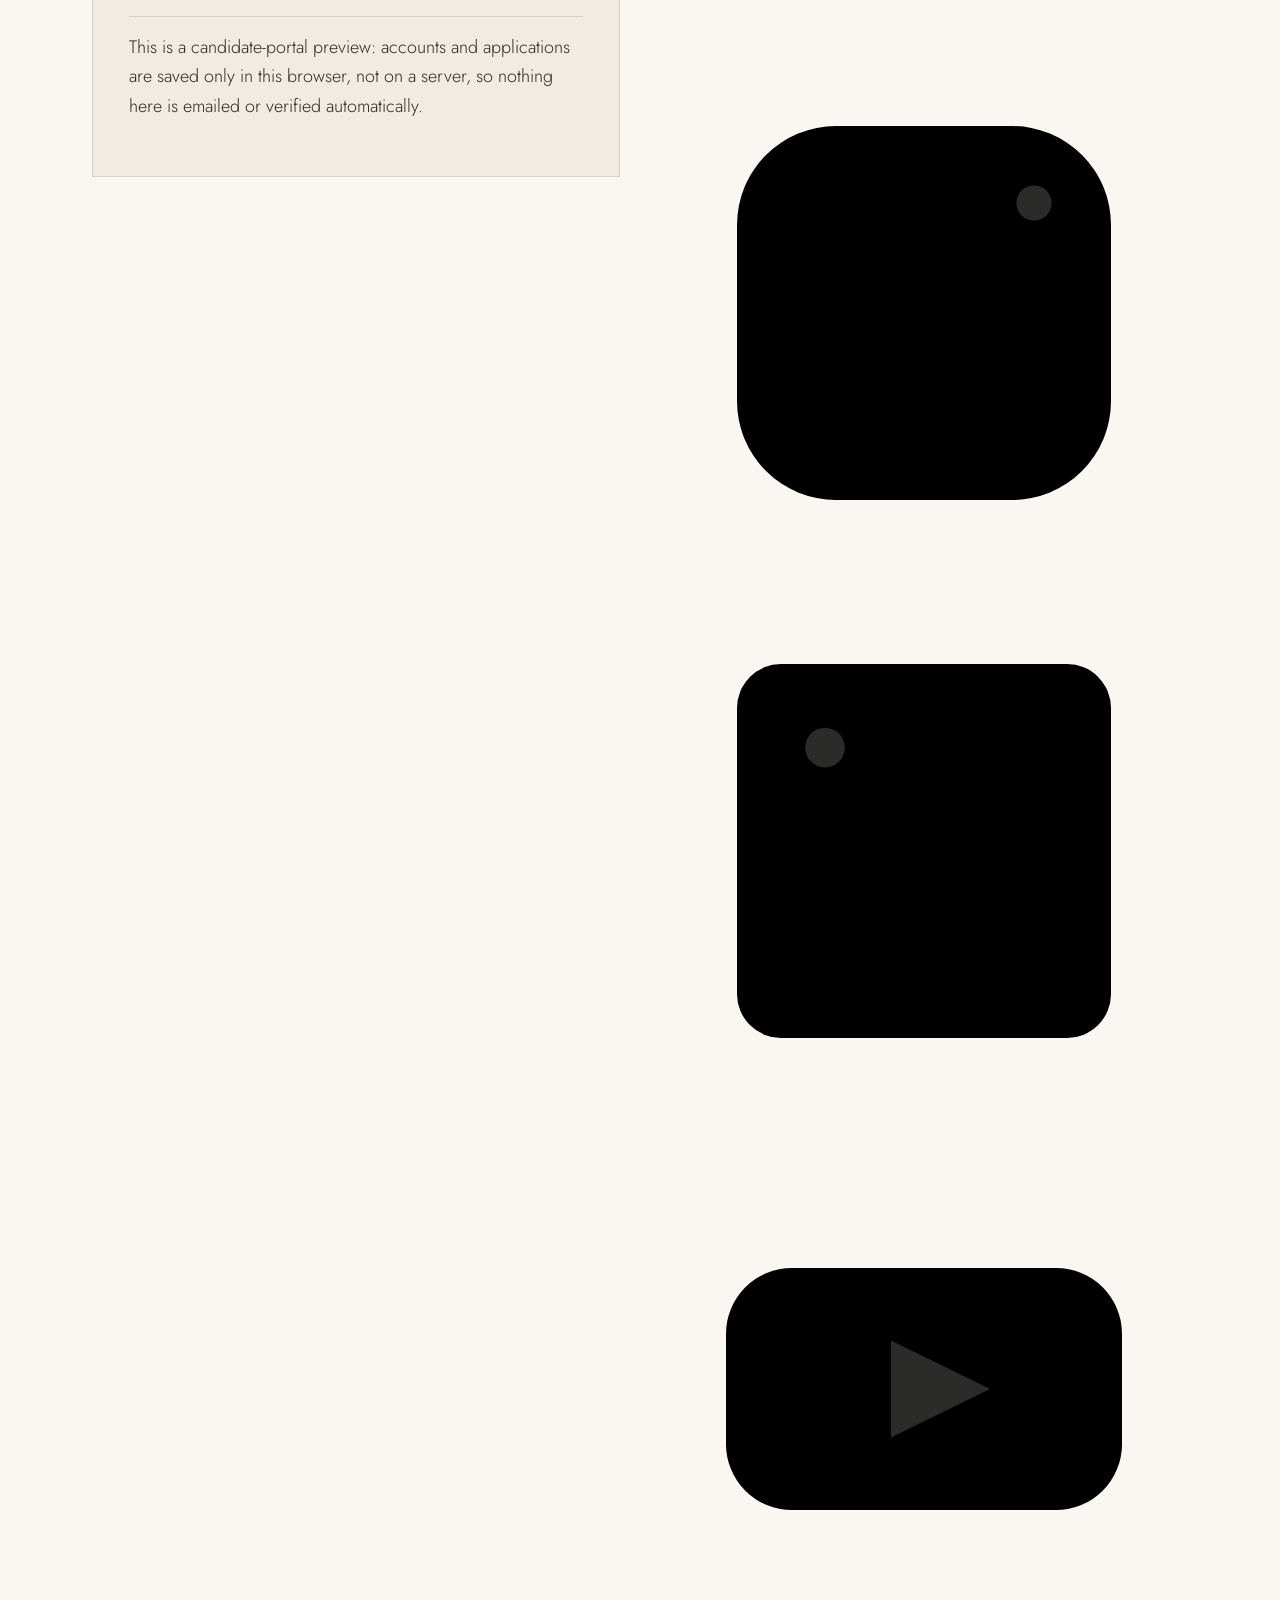
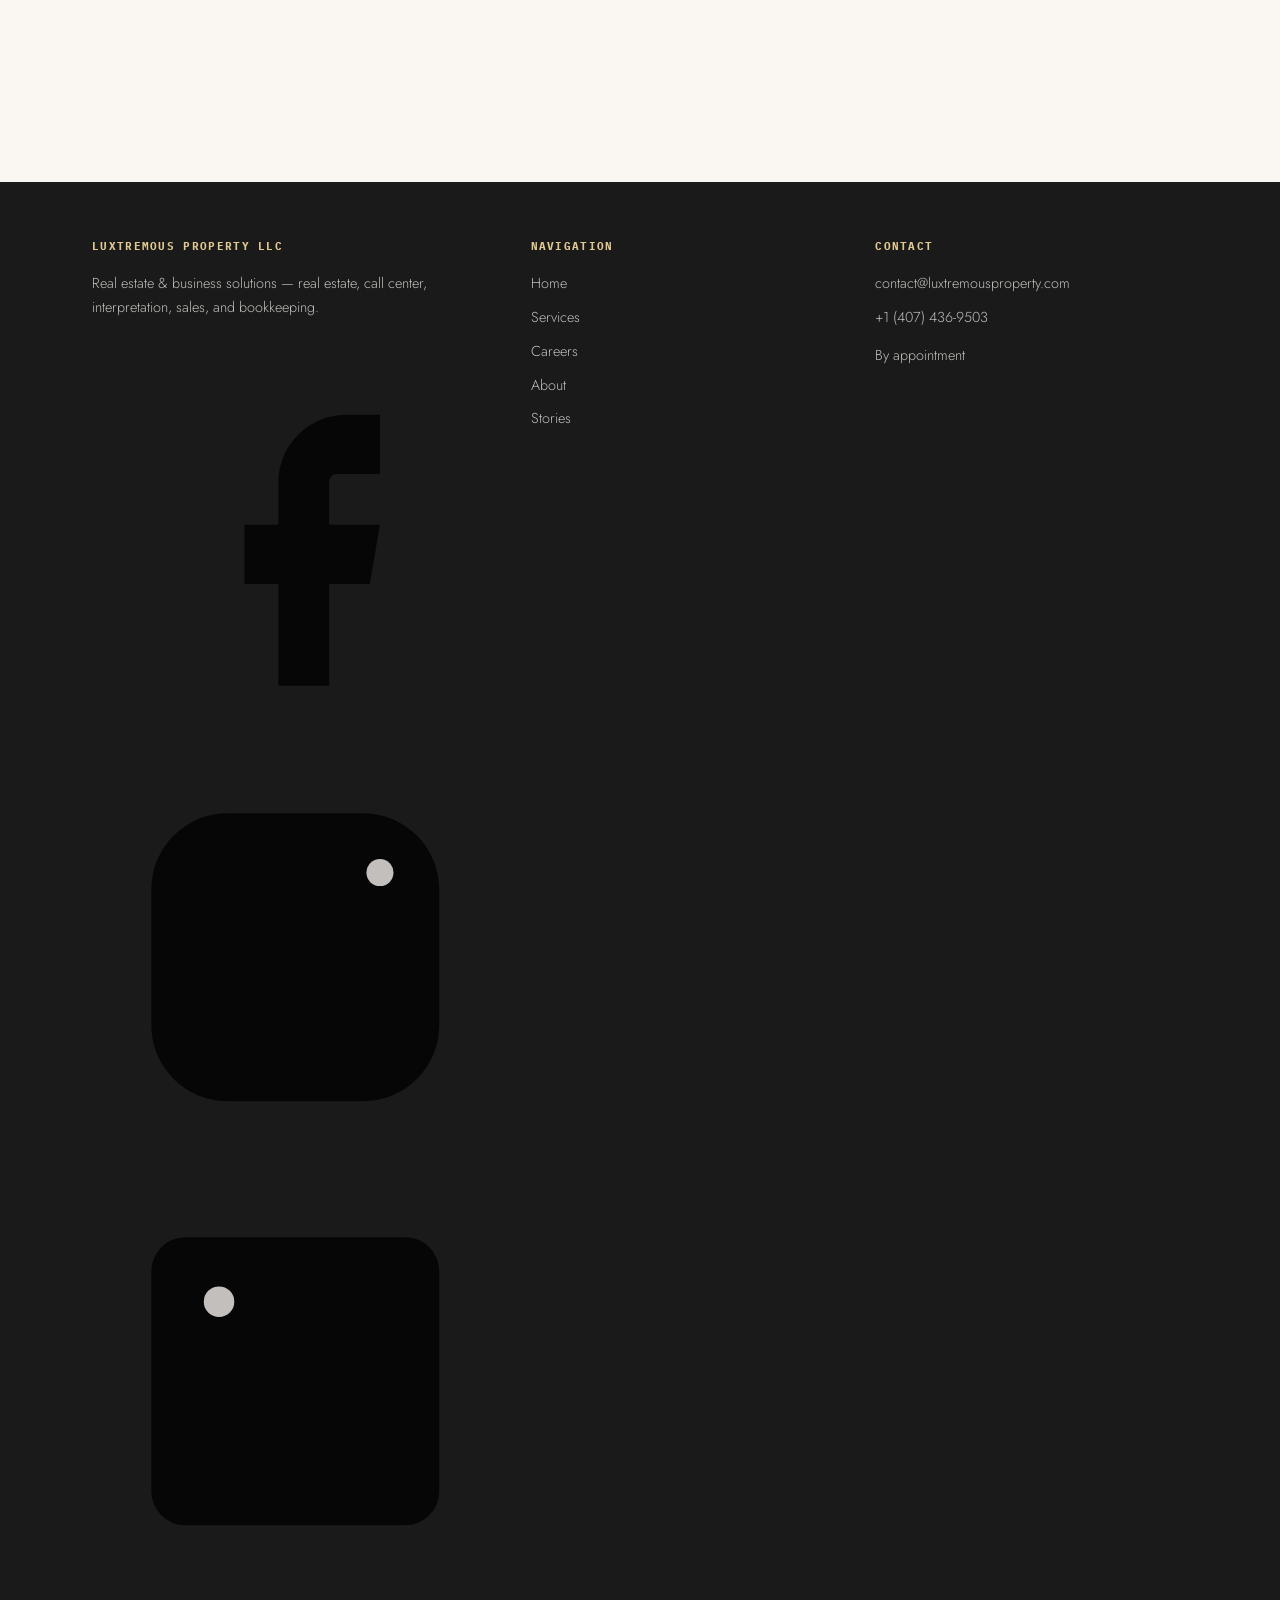
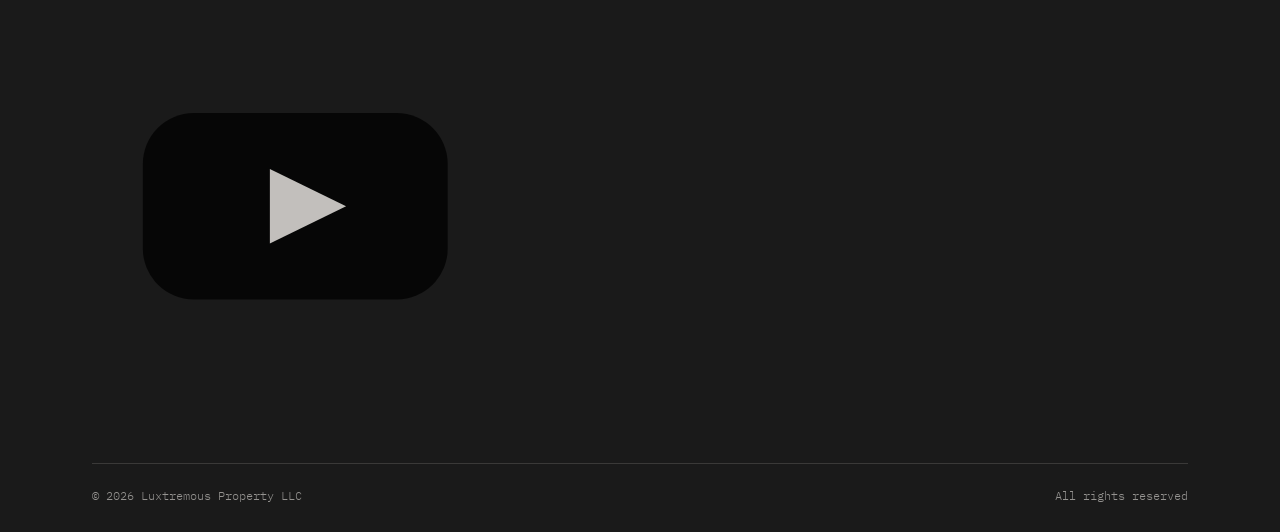
<file: login.html>
<!DOCTYPE html>
<html lang="en">
<head>
<meta charset="UTF-8">
<meta name="viewport" content="width=device-width, initial-scale=1.0">
<title>Candidate Sign In — Luxtremous Property LLC</title>
<meta name="description" content="Sign in or create a candidate account to apply and track your applications with Luxtremous Property LLC.">
<link rel="stylesheet" href="style.css">
<link rel="icon" type="image/svg+xml" href="logo.svg">
</head>
<body>

<header>
  <div class="nav">
    <a href="index.html" class="brand">
      <img src="logo.svg" alt="Luxtremous Property LLC logo" class="brand-logo">
      <span class="brand-mark">Luxtremous<span>.</span></span>
      <span class="brand-sub">Property LLC</span>
    </a>
    <nav class="nav-links">
      <a href="index.html">Home</a>
      <a href="services.html">Services</a>
      <a href="careers.html">Careers</a>
      <a href="about.html">About</a>
      <a href="stories.html">Stories</a>
      <a href="login.html" class="nav-login active"><svg class="nav-login-icon" viewBox="0 0 64 64" xmlns="http://www.w3.org/2000/svg"><circle cx="32" cy="22" r="12"/><path d="M10 56c3-14 14-22 22-22s19 8 22 22"/></svg><span>Login</span></a>
      <a href="contact.html" class="nav-cta">Get in Touch</a>
    </nav>
    <button class="burger">MENU</button>
  </div>
  <div class="mobile-menu">
    <a href="index.html">Home</a>
    <a href="services.html">Services</a>
    <a href="careers.html">Careers</a>
    <a href="about.html">About</a>
    <a href="stories.html">Stories</a>
    <a href="login.html" class="nav-login active">Login</a>
  </div>
</header>

<section class="page-hero">
  <div class="wrap reveal">
    <span class="eyebrow">Candidate Portal</span>
    <h1>Career Opportunities: Sign In</h1>
    <p>Sign in to pick up a saved application, check the status of the roles you've applied to, or create a candidate profile so we can reach you about new openings.</p>
  </div>
</section>

<section class="pad">
  <div class="wrap grid-2">

    <div class="form-panel reveal">
      <div class="auth-tabs">
        <button type="button" class="auth-tab active" data-tab="signin">Sign In</button>
        <button type="button" class="auth-tab" data-tab="create">Create Account</button>
      </div>

      <div id="form-msg" class="form-msg success"></div>

      <!-- ===== SIGN IN ===== -->
      <div class="auth-panel active" id="panel-signin">
        <form id="signin-form">
          <div class="field">
            <label for="si-email">Email Address</label>
            <input type="email" id="si-email" required placeholder="you@example.com">
          </div>
          <div class="field">
            <label for="si-password">Password</label>
            <div class="pw-wrap">
              <input type="password" id="si-password" required minlength="4" placeholder="••••••••">
              <button type="button" class="pw-toggle" data-target="si-password">Show</button>
            </div>
          </div>
          <button type="submit" class="btn btn-primary" style="width:100%; border:none; cursor:pointer;">Sign In</button>
          <p style="text-align:center; margin-top:16px;"><a href="#" style="text-decoration:underline; font-size:0.9rem;">Forgot your password?</a></p>
        </form>
        <p class="auth-note">Not a registered user yet? <a href="#" data-switch="create" style="text-decoration:underline; color:var(--ink);">Create an account</a> to apply for our career opportunities.</p>
      </div>

      <!-- ===== CREATE ACCOUNT ===== -->
      <div class="auth-panel" id="panel-create">
        <form id="create-form">
          <div class="field-row cols-2">
            <div class="field">
              <label for="ca-first">First Name</label>
              <input type="text" id="ca-first" required>
            </div>
            <div class="field">
              <label for="ca-last">Last Name</label>
              <input type="text" id="ca-last" required>
            </div>
          </div>
          <div class="field">
            <label for="ca-email">Email Address</label>
            <input type="email" id="ca-email" required placeholder="you@example.com">
          </div>
          <div class="field">
            <label for="ca-phone">Phone Number</label>
            <input type="tel" id="ca-phone" placeholder="(___) ___-____">
          </div>
          <div class="field">
            <label for="ca-password">Create Password</label>
            <div class="pw-wrap">
              <input type="password" id="ca-password" required minlength="4" placeholder="At least 4 characters">
              <button type="button" class="pw-toggle" data-target="ca-password">Show</button>
            </div>
          </div>
          <button type="submit" class="btn btn-primary" style="width:100%; border:none; cursor:pointer;">Create Account</button>
        </form>
        <p class="auth-note">Already have an account? <a href="#" data-switch="signin" style="text-decoration:underline; color:var(--ink);">Sign in instead</a>.</p>
      </div>

      <p class="auth-note" style="margin-top:22px; border-top:1px solid var(--line); padding-top:16px;">This is a candidate-portal preview: accounts and applications are saved only in this browser, not on a server, so nothing here is emailed or verified automatically.</p>
    </div>

    <div class="reveal">
      <span class="eyebrow">Why Create a Profile</span>
      <h2 style="margin: 10px 0 22px;">One profile, every application</h2>
      <ul class="info-list">
        <li><span class="tag">Apply Faster</span><span>Your contact details and resume carry over to every job you apply for.</span></li>
        <li><span class="tag">Track Status</span><span>See every role you've applied to and where things stand, in one place.</span></li>
        <li><span class="tag">Stay Ready</span><span>Keep your employment history and education on file for the next opening.</span></li>
        <li><span class="tag">Job Alerts</span><span>Opt in below to hear about new openings that match your background.</span></li>
      </ul>

      <div class="alert-card">
        <div>
          <h3>Get Job Alerts</h3>
          <p>Follow along on social media for new openings and hiring updates.</p>
        </div>
        <div class="social-row on-dark" style="margin-top:0;">
          <a href="#" aria-label="Facebook"><svg viewBox="0 0 24 24"><path d="M15 8.5h2V5h-2c-2.2 0-4 1.8-4 4v2.5H9V15h2v6h3v-6h2.4l.6-3.5H14V9c0-.3.2-.5.5-.5z"/></svg></a>
          <a href="#" aria-label="Instagram"><svg viewBox="0 0 24 24"><rect x="3.5" y="3.5" width="17" height="17" rx="4.5"/><circle cx="12" cy="12" r="4"/><circle cx="17" cy="7" r="0.8" fill="currentColor" stroke="none"/></svg></a>
          <a href="#" aria-label="LinkedIn"><svg viewBox="0 0 24 24"><rect x="3.5" y="3.5" width="17" height="17" rx="2"/><line x1="7.5" y1="10.5" x2="7.5" y2="16.5"/><circle cx="7.5" cy="7.3" r="0.9" fill="currentColor" stroke="none"/><path d="M11 16.5v-6M11 12c0-1 1-2 2.3-2s2.2 1 2.2 2.5v4"/></svg></a>
          <a href="#" aria-label="YouTube"><svg viewBox="0 0 24 24"><rect x="3" y="6.5" width="18" height="11" rx="3"/><path d="M10.5 9.8l4.5 2.2-4.5 2.2z" fill="currentColor" stroke="none"/></svg></a>
        </div>
      </div>
    </div>

  </div>
</section>

<footer>
  <div class="wrap">
    <div class="foot-grid">
      <div>
        <h4>Luxtremous Property LLC</h4>
        <p>Real estate &amp; business solutions — real estate, call center, interpretation, sales, and bookkeeping.</p>
        <div class="social-row">
          <a href="#" aria-label="Facebook"><svg viewBox="0 0 24 24"><path d="M15 8.5h2V5h-2c-2.2 0-4 1.8-4 4v2.5H9V15h2v6h3v-6h2.4l.6-3.5H14V9c0-.3.2-.5.5-.5z"/></svg></a>
          <a href="#" aria-label="Instagram"><svg viewBox="0 0 24 24"><rect x="3.5" y="3.5" width="17" height="17" rx="4.5"/><circle cx="12" cy="12" r="4"/><circle cx="17" cy="7" r="0.8" fill="currentColor" stroke="none"/></svg></a>
          <a href="#" aria-label="LinkedIn"><svg viewBox="0 0 24 24"><rect x="3.5" y="3.5" width="17" height="17" rx="2"/><line x1="7.5" y1="10.5" x2="7.5" y2="16.5"/><circle cx="7.5" cy="7.3" r="0.9" fill="currentColor" stroke="none"/><path d="M11 16.5v-6M11 12c0-1 1-2 2.3-2s2.2 1 2.2 2.5v4"/></svg></a>
          <a href="#" aria-label="YouTube"><svg viewBox="0 0 24 24"><rect x="3" y="6.5" width="18" height="11" rx="3"/><path d="M10.5 9.8l4.5 2.2-4.5 2.2z" fill="currentColor" stroke="none"/></svg></a>
        </div>
      </div>
      <div>
        <h4>Navigation</h4>
        <a href="index.html">Home</a>
        <a href="services.html">Services</a>
        <a href="careers.html">Careers</a>
        <a href="about.html">About</a>
        <a href="stories.html">Stories</a>
      </div>
      <div>
        <h4>Contact</h4>
        <a href="mailto:contact@luxtremousproperty.com">contact@luxtremousproperty.com</a>
        <a href="tel:+14074369503">+1 (407) 436-9503</a>
        <p>By appointment</p>
      </div>
    </div>
    <div class="foot-bottom">
      <span>© 2026 Luxtremous Property LLC</span>
      <span>All rights reserved</span>
    </div>
  </div>
</footer>

<script src="script.js"></script>
<script>
(function () {
  var tabs = document.querySelectorAll('.auth-tab');
  var panels = { signin: document.getElementById('panel-signin'), create: document.getElementById('panel-create') };

  function activate(name) {
    tabs.forEach(function (t) { t.classList.toggle('active', t.dataset.tab === name); });
    Object.keys(panels).forEach(function (k) { panels[k].classList.toggle('active', k === name); });
  }

  tabs.forEach(function (t) { t.addEventListener('click', function () { activate(t.dataset.tab); }); });
  document.querySelectorAll('[data-switch]').forEach(function (l) {
    l.addEventListener('click', function (e) { e.preventDefault(); activate(l.dataset.switch); });
  });

  document.querySelectorAll('.pw-toggle').forEach(function (btn) {
    btn.addEventListener('click', function () {
      var input = document.getElementById(btn.dataset.target);
      var showing = input.type === 'text';
      input.type = showing ? 'password' : 'text';
      btn.textContent = showing ? 'Show' : 'Hide';
    });
  });

  function showMsg(text) {
    var msg = document.getElementById('form-msg');
    msg.textContent = text;
    msg.classList.add('show');
  }

  function goToProfile(candidate) {
    localStorage.setItem('lux_candidate', JSON.stringify(candidate));
    window.location.href = 'candidate-profile.html';
  }

  document.getElementById('signin-form').addEventListener('submit', function (e) {
    e.preventDefault();
    var email = document.getElementById('si-email').value.trim();
    var existingRaw = localStorage.getItem('lux_candidate');
    var existing = existingRaw ? JSON.parse(existingRaw) : null;
    var candidate = (existing && existing.email && existing.email.toLowerCase() === email.toLowerCase())
      ? existing
      : { email: email, firstName: '', lastName: '', phone: '' };
    showMsg('Signed in successfully. Redirecting to your profile…');
    setTimeout(function () { goToProfile(candidate); }, 500);
  });

  document.getElementById('create-form').addEventListener('submit', function (e) {
    e.preventDefault();
    var candidate = {
      email: document.getElementById('ca-email').value.trim(),
      firstName: document.getElementById('ca-first').value.trim(),
      lastName: document.getElementById('ca-last').value.trim(),
      phone: document.getElementById('ca-phone').value.trim()
    };
    showMsg('Account created. Redirecting to your profile…');
    setTimeout(function () { goToProfile(candidate); }, 500);
  });
})();
</script>
</body>
</html>
</file>
<file: style.css>
/* ============================================================
   LUXTREMOUS PROPERTY LLC — Design tokens
   Noir profond / Or champagne / Ivoire / Rose poudré
   ============================================================ */

@import url('https://fonts.googleapis.com/css2?family=Playfair+Display:ital,wght@0,500;0,600;0,700;1,500;1,600&family=Jost:wght@300;400;500;600&family=IBM+Plex+Mono:wght@400;500&display=swap');

:root {
  --ink: #1a1a1a;
  --ink-soft: #262523;
  --gold: #c9a24b;
  --gold-light: #e2c992;
  --ivory: #faf7f2;
  --ivory-dim: #f1ebe1;
  --blush: #e7c6c0;
  --blush-deep: #d9a89f;
  --charcoal: #2b2b2a;
  --line: rgba(26, 26, 26, 0.12);

  --serif: 'Playfair Display', Georgia, serif;
  --sans: 'Jost', 'Helvetica Neue', Arial, sans-serif;
  --mono: 'IBM Plex Mono', monospace;

  --max: 1160px;
}

* { box-sizing: border-box; }
html { scroll-behavior: smooth; }

body {
  margin: 0;
  background: var(--ivory);
  color: var(--charcoal);
  font-family: var(--sans);
  font-weight: 300;
  font-size: 18px;
  line-height: 1.65;
  -webkit-font-smoothing: antialiased;
}

img { max-width: 100%; display: block; }
a { color: inherit; text-decoration: none; }

.wrap {
  max-width: var(--max);
  margin: 0 auto;
  padding: 0 32px;
}

h1, h2, h3 {
  font-family: var(--serif);
  font-weight: 600;
  color: var(--ink);
  margin: 0;
  letter-spacing: 0.005em;
}

.eyebrow {
  font-family: var(--mono);
  font-size: 0.8rem;
  letter-spacing: 0.22em;
  text-transform: uppercase;
  color: var(--gold);
}

/* ---------- Header ---------- */
header {
  position: sticky;
  top: 0;
  z-index: 50;
  background: rgba(250, 247, 242, 0.92);
  backdrop-filter: blur(8px);
  border-bottom: 1px solid var(--line);
}

.nav {
  display: flex;
  align-items: center;
  justify-content: space-between;
  padding: 18px 32px;
  max-width: var(--max);
  margin: 0 auto;
}

.brand {
  display: flex;
  align-items: baseline;
  gap: 10px;
}

.brand-logo {
  width: 52px;
  height: 52px;
  flex-shrink: 0;
}

.brand-mark {
  font-family: var(--serif);
  font-weight: 700;
  font-size: 1.9rem;
  letter-spacing: 0.03em;
  color: var(--ink);
}

.brand-mark span { color: var(--gold); }

/* ---------- Icons ---------- */
.icon {
  width: 42px;
  height: 42px;
  stroke: var(--gold);
  fill: none;
  stroke-width: 1.6;
  stroke-linecap: round;
  stroke-linejoin: round;
  flex-shrink: 0;
}

.icon-light { stroke: var(--gold-light); }

.icon-lg { width: 56px; height: 56px; }

/* ---------- Full-width service sections ---------- */
.svc-section {
  padding: 64px 0;
  border-bottom: 1px solid var(--line);
}

.svc-section.alt { background: var(--ivory-dim); }

.svc-row {
  display: grid;
  gap: 26px;
  align-items: start;
}

@media (min-width: 760px) {
  .svc-row {
    grid-template-columns: 90px 1fr;
    gap: 36px;
  }
}

.svc-icon-box {
  width: 100%;
  height: 100%;
  min-height: 200px;
  border: 1px solid var(--gold);
  display: flex;
  align-items: center;
  justify-content: center;
  background: var(--ink);
  overflow: hidden;
}

.svc-text .num {
  font-family: var(--mono);
  color: var(--gold);
  font-size: 0.78rem;
  letter-spacing: 0.12em;
  display: block;
  margin-bottom: 8px;
}

.svc-text h3 {
  font-size: 1.55rem;
  margin-bottom: 10px;
}

.svc-text p {
  font-size: 1.05rem;
  opacity: 0.82;
  max-width: 62ch;
  margin: 0;
}

.brand-sub {
  font-family: var(--mono);
  font-size: 0.78rem;
  letter-spacing: 0.16em;
  text-transform: uppercase;
  color: var(--charcoal);
  opacity: 0.65;
  display: none;
}

@media (min-width: 720px) {
  .brand-sub { display: inline; }
}

.nav-links {
  display: none;
  gap: 30px;
  font-size: 1rem;
  letter-spacing: 0.02em;
}

.nav-links a {
  position: relative;
  padding-bottom: 4px;
  transition: color 0.2s;
}

.nav-links a:hover { color: var(--gold); }

.nav-links a.active {
  color: var(--ink);
  border-bottom: 1px solid var(--gold);
}

@media (min-width: 860px) {
  .nav-links { display: flex; align-items: center; }
}

.nav-cta {
  display: none;
}

@media (min-width: 860px) {
  .nav-cta {
    display: inline-block;
    background: var(--ink);
    color: var(--ivory) !important;
    padding: 10px 22px;
    font-size: 0.82rem;
    letter-spacing: 0.05em;
    border: 1px solid var(--ink);
    transition: background 0.2s, color 0.2s;
  }
  .nav-cta:hover { background: transparent; color: var(--ink) !important; }
}

.burger {
  background: none;
  border: none;
  font-family: var(--mono);
  font-size: 0.8rem;
  letter-spacing: 0.1em;
  color: var(--ink);
  cursor: pointer;
  border: 1px solid var(--line);
  padding: 8px 14px;
}

@media (min-width: 860px) {
  .burger { display: none; }
}

.mobile-menu {
  display: none;
  flex-direction: column;
  border-top: 1px solid var(--line);
  background: var(--ivory);
}

.mobile-menu.open { display: flex; }

.mobile-menu a {
  padding: 16px 32px;
  border-bottom: 1px solid var(--line);
  font-size: 1rem;
}

@media (min-width: 860px) {
  .mobile-menu { display: none !important; }
}

/* ---------- Hero ---------- */
.hero {
  position: relative;
  padding: 90px 0 70px;
  overflow: hidden;
}

.hero::before {
  content: "";
  position: absolute;
  top: -120px;
  right: -160px;
  width: 420px;
  height: 420px;
  border-radius: 50%;
  background: radial-gradient(circle, var(--blush) 0%, transparent 70%);
  opacity: 0.55;
  z-index: 0;
}

.hero-inner {
  position: relative;
  z-index: 1;
  display: grid;
  gap: 40px;
}

@media (min-width: 900px) {
  .hero-inner { grid-template-columns: 1.1fr 0.9fr; align-items: center; }
}

.hero h1 {
  font-size: clamp(2.6rem, 5.2vw, 4rem);
  line-height: 1.08;
  margin: 14px 0 22px;
}

.hero h1 em {
  font-style: italic;
  color: var(--gold);
}

.hero p.lead {
  font-size: 1.22rem;
  max-width: 46ch;
  color: var(--charcoal);
  opacity: 0.85;
}

.hero-actions {
  margin-top: 32px;
  display: flex;
  flex-wrap: wrap;
  gap: 16px;
}

.btn {
  display: inline-block;
  padding: 14px 30px;
  font-size: 0.88rem;
  letter-spacing: 0.05em;
  border: 1px solid var(--ink);
  transition: all 0.2s;
}

.btn-primary {
  background: var(--ink);
  color: var(--ivory);
}
.btn-primary:hover { background: transparent; color: var(--ink); }

.btn-ghost {
  background: transparent;
  color: var(--ink);
}
.btn-ghost:hover { background: var(--ink); color: var(--ivory); }

.hero-photo {
  position: relative;
}

.hero-photo img {
  width: 100%;
  border-radius: 2px;
  box-shadow: 0 30px 60px -20px rgba(26,26,26,0.35);
}

.hero-photo .plate {
  position: absolute;
  left: -18px;
  bottom: -22px;
  background: var(--ink);
  color: var(--gold-light);
  font-family: var(--mono);
  font-size: 0.62rem;
  line-height: 1.6;
  letter-spacing: 0.06em;
  padding: 14px 18px;
  max-width: 260px;
  box-sizing: border-box;
  word-break: break-word;
  overflow-wrap: break-word;
  border: 1px solid var(--gold);
}

@media (max-width: 899px) {
  .hero-photo .plate { position: static; margin-top: 16px; max-width: none; }
}

/* ---------- Directory board (signature element) ---------- */
.directory {
  background: var(--ink);
  padding: 70px 0;
}

.directory-head {
  text-align: center;
  margin-bottom: 46px;
}

.directory-head .eyebrow { color: var(--gold-light); }

.directory-head h2 {
  color: var(--ivory);
  font-size: clamp(2rem, 3.6vw, 2.8rem);
  margin-top: 10px;
}

.board {
  border: 1px solid rgba(201,162,75,0.35);
}

.suite {
  display: grid;
  grid-template-columns: 90px 1fr;
  border-bottom: 1px solid rgba(201,162,75,0.22);
  padding: 26px 28px;
  gap: 22px;
  transition: background 0.2s;
}

.suite-icon {
  display: flex;
  align-items: flex-start;
  padding-top: 2px;
}

.suite:last-child { border-bottom: none; }
.suite:hover { background: rgba(201,162,75,0.06); }

.suite-no {
  font-family: var(--mono);
  color: var(--gold);
  font-size: 0.95rem;
  letter-spacing: 0.05em;
  padding-top: 4px;
}

.suite h3 {
  color: var(--ivory);
  font-size: 1.4rem;
  font-weight: 600;
}

.suite p {
  color: var(--ivory);
  opacity: 0.72;
  margin: 8px 0 0;
  font-size: 1.02rem;
  max-width: 60ch;
}

@media (min-width: 720px) {
  .suite { grid-template-columns: 110px 1fr; padding: 30px 40px; }
}

/* ---------- Sections ---------- */
section.pad { padding: 80px 0; }

.section-head {
  max-width: 640px;
  margin-bottom: 46px;
}

.section-head h2 {
  font-size: clamp(1.9rem, 3.2vw, 2.5rem);
  margin-top: 10px;
}

.grid-3 {
  display: grid;
  gap: 28px;
}

@media (min-width: 720px) {
  .grid-3 { grid-template-columns: repeat(3, 1fr); }
}

.grid-2 {
  display: grid;
  gap: 40px;
}

@media (min-width: 800px) {
  .grid-2 { grid-template-columns: 1fr 1fr; align-items: start; }
}

.card {
  background: var(--ivory-dim);
  border: 1px solid var(--line);
  padding: 32px 26px;
}

.card .num {
  font-family: var(--mono);
  color: var(--gold);
  font-size: 0.8rem;
  letter-spacing: 0.1em;
}

.card h3 {
  font-size: 1.32rem;
  margin: 14px 0 10px;
}

.card p {
  font-size: 1.02rem;
  opacity: 0.82;
  margin: 0;
}

.quote-block {
  border-left: 2px solid var(--gold);
  padding-left: 26px;
  margin: 0;
  font-family: var(--serif);
  font-style: italic;
  font-size: 1.3rem;
  color: var(--ink);
}

.stat-row {
  display: flex;
  flex-wrap: wrap;
  gap: 40px;
  margin-top: 40px;
}

.stat .n {
  font-family: var(--serif);
  font-size: 2.1rem;
  color: var(--gold);
  font-weight: 700;
}

.stat .l {
  font-family: var(--mono);
  font-size: 0.68rem;
  letter-spacing: 0.1em;
  text-transform: uppercase;
  opacity: 0.65;
}

/* ---------- CTA band ---------- */
.cta-band {
  background: var(--blush);
  padding: 60px 0;
  text-align: center;
}

.cta-band h2 {
  font-size: clamp(1.6rem, 3vw, 2.2rem);
}

.cta-band p {
  max-width: 50ch;
  margin: 14px auto 30px;
  opacity: 0.8;
}

/* ---------- Forms ---------- */
.form-panel {
  background: var(--ivory-dim);
  border: 1px solid var(--line);
  padding: 36px;
}

.field { margin-bottom: 22px; }

.field label {
  display: block;
  font-family: var(--mono);
  font-size: 0.68rem;
  letter-spacing: 0.1em;
  text-transform: uppercase;
  margin-bottom: 8px;
  opacity: 0.7;
}

.field input,
.field select,
.field textarea {
  width: 100%;
  padding: 12px 14px;
  border: 1px solid var(--line);
  background: var(--ivory);
  font-family: var(--sans);
  font-size: 0.95rem;
  color: var(--charcoal);
}

.field textarea { resize: vertical; min-height: 110px; }

.field input:focus,
.field select:focus,
.field textarea:focus {
  outline: 2px solid var(--gold);
  outline-offset: 1px;
}

/* ---------- Contact info list ---------- */
.info-list { list-style: none; padding: 0; margin: 0; }

.info-list li {
  display: flex;
  gap: 16px;
  padding: 18px 0;
  border-bottom: 1px solid var(--line);
}

.info-list .tag {
  font-family: var(--mono);
  font-size: 0.68rem;
  letter-spacing: 0.1em;
  text-transform: uppercase;
  color: var(--gold);
  min-width: 90px;
}

/* ---------- Footer ---------- */
footer {
  background: var(--ink);
  color: var(--ivory);
  padding: 56px 0 26px;
  margin-top: 40px;
}

.foot-grid {
  display: grid;
  gap: 32px;
  padding-bottom: 36px;
  border-bottom: 1px solid rgba(250,247,242,0.14);
}

@media (min-width: 720px) {
  .foot-grid { grid-template-columns: 1.3fr 1fr 1fr; }
}

.foot-grid h4 {
  font-family: var(--mono);
  font-size: 0.68rem;
  letter-spacing: 0.12em;
  text-transform: uppercase;
  color: var(--gold-light);
  margin: 0 0 16px;
}

.foot-grid a, .foot-grid p {
  display: block;
  font-size: 0.9rem;
  opacity: 0.75;
  margin-bottom: 10px;
}

.foot-bottom {
  padding-top: 22px;
  display: flex;
  flex-wrap: wrap;
  justify-content: space-between;
  gap: 10px;
  font-size: 0.76rem;
  opacity: 0.55;
  font-family: var(--mono);
}

/* ---------- Reveal animation ---------- */
.reveal {
  opacity: 0;
  transform: translateY(16px);
  transition: opacity 0.6s ease, transform 0.6s ease;
}
.reveal.in { opacity: 1; transform: translateY(0); }

.suite.reveal-child,
.card.reveal-child { transition-delay: calc(var(--i, 0) * 90ms); }

@keyframes fadeSlideUp {
  from { opacity: 0; transform: translateY(24px); }
  to { opacity: 1; transform: translateY(0); }
}

.hero-copy { animation: fadeSlideUp 0.8s ease both; }
.hero-photo { animation: fadeSlideUp 0.9s ease 0.15s both; }

.hero-photo img { transition: transform 0.6s ease; }
.hero-photo:hover img { transform: scale(1.02); }

.card, .suite, .svc-icon-box, .team-photo img, .profile-photo img {
  transition: transform 0.35s ease, box-shadow 0.35s ease;
}

.card:hover { transform: translateY(-4px); box-shadow: 0 18px 34px -18px rgba(26,26,26,0.25); }

.nav-links a::after {
  content: "";
  position: absolute;
  left: 0; right: 100%;
  bottom: -4px;
  height: 1px;
  background: var(--gold);
  transition: right 0.25s ease;
}
.nav-links a { position: relative; }
.nav-links a:hover::after { right: 0; }

.btn { transition: all 0.2s, transform 0.2s; }
.btn:hover { transform: translateY(-2px); }

@media (prefers-reduced-motion: reduce) {
  .reveal { opacity: 1; transform: none; transition: none; }
  .hero-copy, .hero-photo { animation: none; }
  html { scroll-behavior: auto; }
}

/* ---------- Page hero (interior pages) ---------- */
.page-hero {
  padding: 64px 0 48px;
  border-bottom: 1px solid var(--line);
}

.page-hero .eyebrow { display: block; margin-bottom: 12px; }

.page-hero h1 {
  font-size: clamp(2.2rem, 4.2vw, 3.2rem);
}

.page-hero p {
  max-width: 60ch;
  margin-top: 16px;
  opacity: 0.8;
}

/* ---------- Real photo sections ---------- */
.svc-photo {
  width: 100%;
  height: 100%;
  min-height: 220px;
  object-fit: cover;
  border-radius: 2px;
}

@media (min-width: 760px) {
  .svc-row { grid-template-columns: 260px 1fr; }
  .svc-photo { height: 100%; }
}

.photo-strip {
  display: grid;
  gap: 4px;
  grid-template-columns: repeat(2, 1fr);
}

@media (min-width: 720px) {
  .photo-strip { grid-template-columns: repeat(5, 1fr); }
}

.photo-strip figure {
  margin: 0;
  position: relative;
  overflow: hidden;
  aspect-ratio: 3/4;
}

.photo-strip img {
  width: 100%;
  height: 100%;
  object-fit: cover;
  transition: transform 0.5s ease;
}

.photo-strip figure:hover img { transform: scale(1.06); }

.photo-strip figcaption {
  position: absolute;
  left: 0; right: 0; bottom: 0;
  background: linear-gradient(to top, rgba(26,26,26,0.85), transparent);
  color: var(--ivory);
  font-family: var(--mono);
  font-size: 0.66rem;
  letter-spacing: 0.08em;
  text-transform: uppercase;
  padding: 22px 10px 10px;
}

.banner-photo {
  width: 100%;
  height: 420px;
  object-fit: cover;
  object-position: center 25%;
  border-radius: 2px;
}

/* ---------- Detailed job postings ---------- */
.job-meta {
  font-family: var(--mono);
  font-size: 0.85rem;
  opacity: 0.7;
  margin: 4px 0 28px;
}
.job-meta strong { color: var(--ink); opacity: 1; }

.job-section-title {
  font-family: var(--serif);
  font-size: 1.12rem;
  font-weight: 600;
  color: var(--ink);
  margin: 30px 0 12px;
  padding-top: 18px;
  border-top: 1px solid var(--line);
}

.job-section-title:first-of-type { border-top: none; padding-top: 0; }

.job-list {
  max-width: 70ch;
  padding-left: 22px;
  margin: 0;
}
.job-list li { margin-bottom: 8px; }

.company-block {
  background: var(--ivory-dim);
  border: 1px solid var(--line);
  padding: 40px;
  margin-top: 10px;
}

.eeo-block {
  font-size: 0.9rem;
  opacity: 0.7;
  max-width: 80ch;
  margin: 24px auto 0;
  text-align: center;
}
</file>
